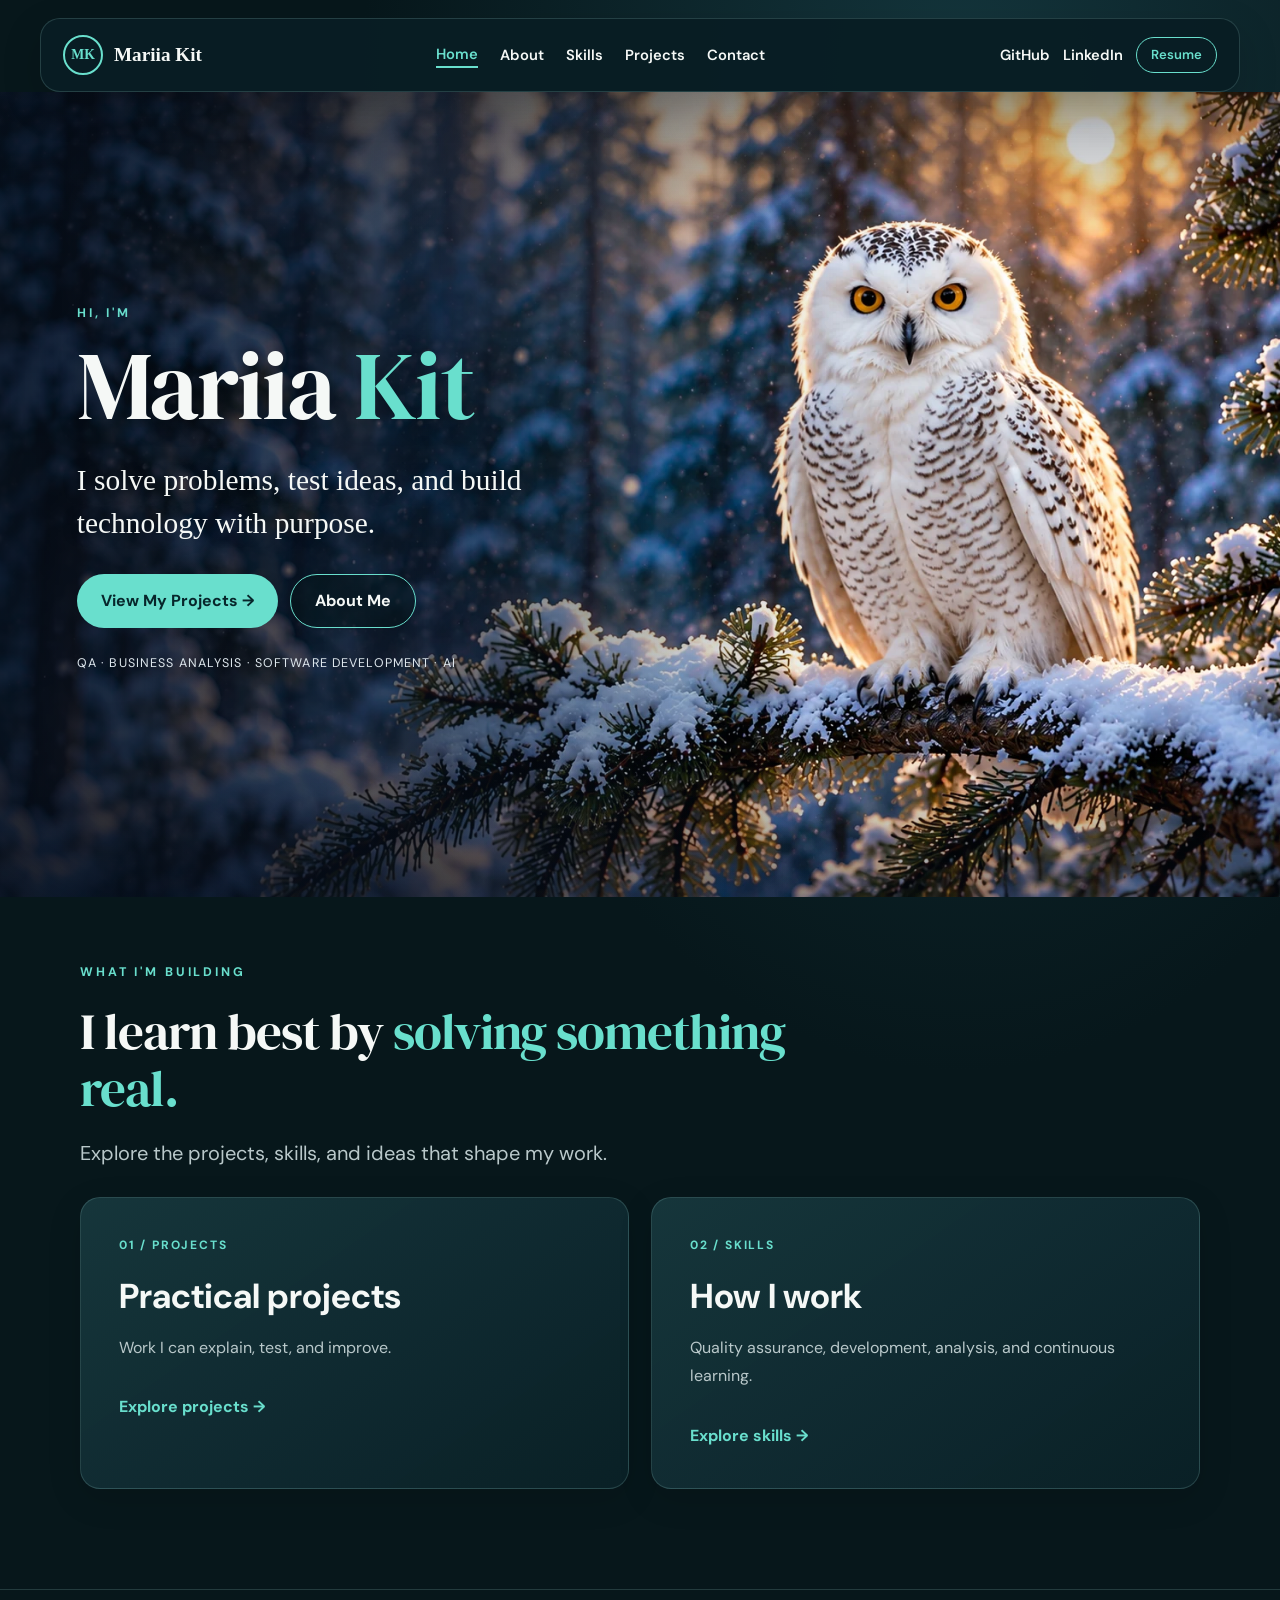
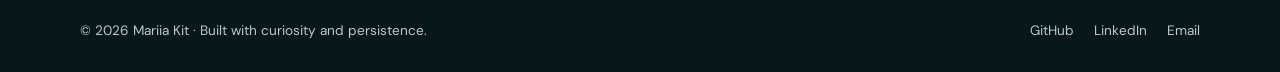
<file: index.html>
<!DOCTYPE html>
<html lang="en">

<head>
  <meta charset="UTF-8">
  <meta name="viewport" content="width=device-width,initial-scale=1">
  <meta name="description" content="Mariia Kit — QA, business analysis, software development and AI portfolio">
  <title>Home | Mariia Kit</title>
  <link rel="icon" href="favicon.svg" type="image/svg+xml">
  <meta property="og:title" content="Home | Mariia Kit">
  <meta property="og:description" content="Mariia Kit — QA, business analysis, software development and AI portfolio">
  <meta property="og:type" content="website">
  <meta name="theme-color" content="#07171b">
  <link rel="preload" as="image" href="images/winter/winter-bg.webp" fetchpriority="high">
  <script>try{if(!sessionStorage.getItem("owlIntro")&&!matchMedia("(prefers-reduced-motion: reduce)").matches)document.documentElement.classList.add("owl-intro")}catch(e){}</script>
  <link rel="stylesheet" href="styles.css">
</head>

<body data-page="Home">
  <header class="site-header"><a class="brand" href="index.html"><span class="brand-mark">MK</span><span>Mariia
        Kit</span></a><button class="menu-toggle" type="button" aria-label="Toggle navigation"
      aria-expanded="false">☰</button>
    <nav class="main-nav" aria-label="Main navigation"><a data-page="Home" href="index.html">Home</a><a
        data-page="About" href="about.html">About</a><a data-page="Skills" href="skills.html">Skills</a><a
        data-page="Projects" href="projects.html">Projects</a><a data-page="Contact" href="contact.html">Contact</a>
    </nav>
    <div class="header-actions"><a href="https://github.com/mariiakit-official" target="_blank"
        rel="noopener noreferrer">GitHub</a><a href="https://www.linkedin.com/in/mariia-kit-profile" target="_blank"
        rel="noopener noreferrer">LinkedIn</a><a class="resume-link" href="resume.pdf" target="_blank"
        rel="noopener">Resume</a></div>
  </header>
  <main>
    <section class="hero">
      <div class="owl-stage" role="img" aria-label="A snowy owl perched on a snow-covered pine branch in a winter forest at sunset">
        <img class="owl-part owl-bg" src="images/winter/winter-bg.webp" alt="" width="1672" height="941" fetchpriority="high">
        <video class="owl-part owl-video" muted playsinline disablepictureinpicture preload="none" aria-hidden="true" tabindex="-1"></video>
        <div class="owl-figure">
          <img class="owl-part owl-perched" src="images/winter/owl-perched.webp" alt="" width="1672" height="941" decoding="async">
          <img class="owl-part owl-blink" src="images/winter/owl-blink.webp" alt="" width="1672" height="941" decoding="async">
        </div>
        
      </div>
      <div class="hero-copy">
        <p class="eyebrow">HI, I'M</p>
        <h1>Mariia <span>Kit</span></h1>
        <p class="hero-lead">I solve problems, test ideas, and build technology with purpose.</p>
        <div class="hero-actions"><a class="btn primary" href="projects.html">View My Projects →</a><a
            class="btn secondary" href="about.html">About Me</a></div>
        <p class="hero-sub">QA · BUSINESS ANALYSIS · SOFTWARE DEVELOPMENT · AI</p>
      </div>
    </section>
    <section class="container section-space">
      <p class="eyebrow">WHAT I'M BUILDING</p>
      <h2>I learn best by <span>solving something real.</span></h2>
      <p class="section-lead">Explore the projects, skills, and ideas that shape my work.</p>
      <div class="card-grid"><a class="card card-link" href="projects.html"><span class="card-number">01 /
            PROJECTS</span>
          <h3>Practical projects</h3>
          <p>Work I can explain, test, and improve.</p><span class="text-link">Explore projects →</span>
        </a><a class="card card-link" href="skills.html"><span class="card-number">02 / SKILLS</span>
          <h3>How I work</h3>
          <p>Quality assurance, development, analysis, and continuous learning.</p><span class="text-link">Explore
            skills →</span>
        </a></div>
    </section>
  </main>
  <footer class="site-footer">
    <div class="container footer-inner"><span>© 2026 Mariia Kit · Built with curiosity and persistence.</span>
      <div><a href="https://github.com/mariiakit-official">GitHub</a><a
          href="https://www.linkedin.com/in/mariia-kit-profile">LinkedIn</a><a href="mailto:mkit@icstars.org">Email</a>
      </div>
    </div>
  </footer>
  <script src="script.js"></script>
</body>

</html>
</file>
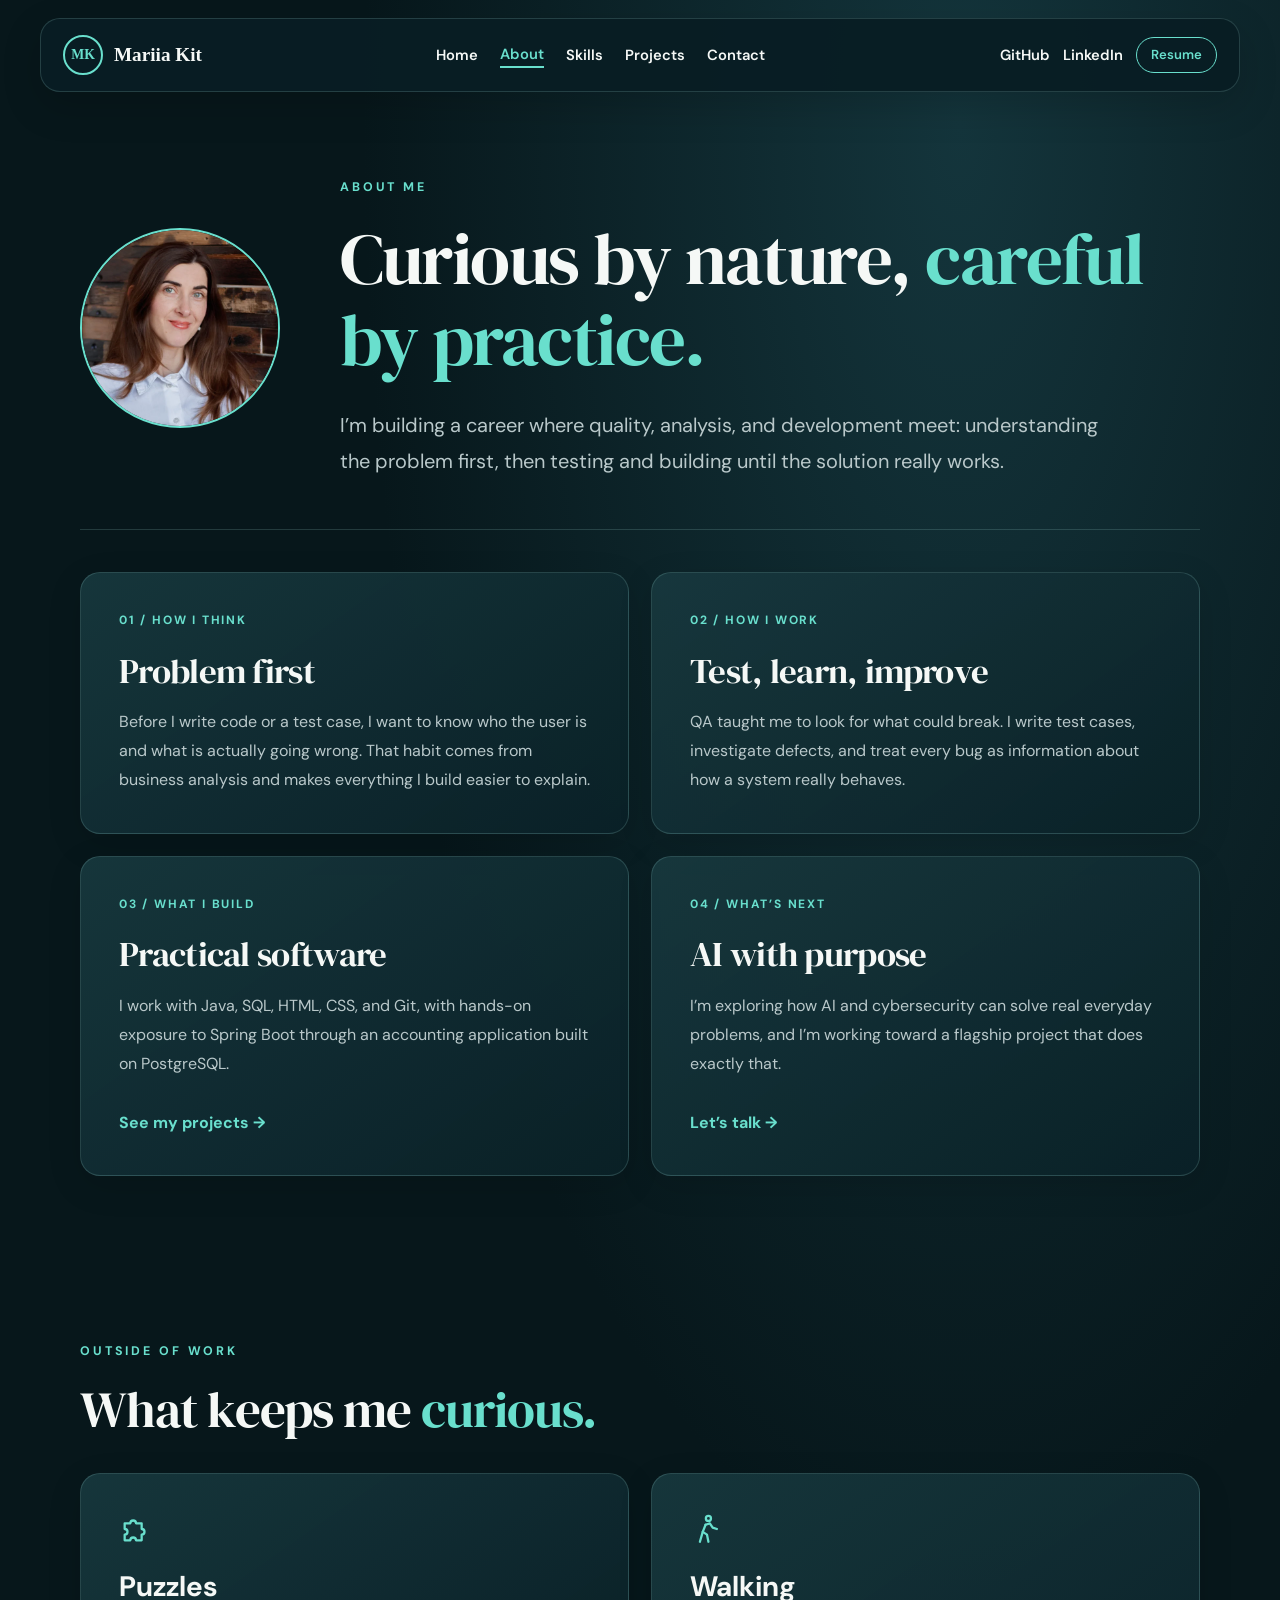
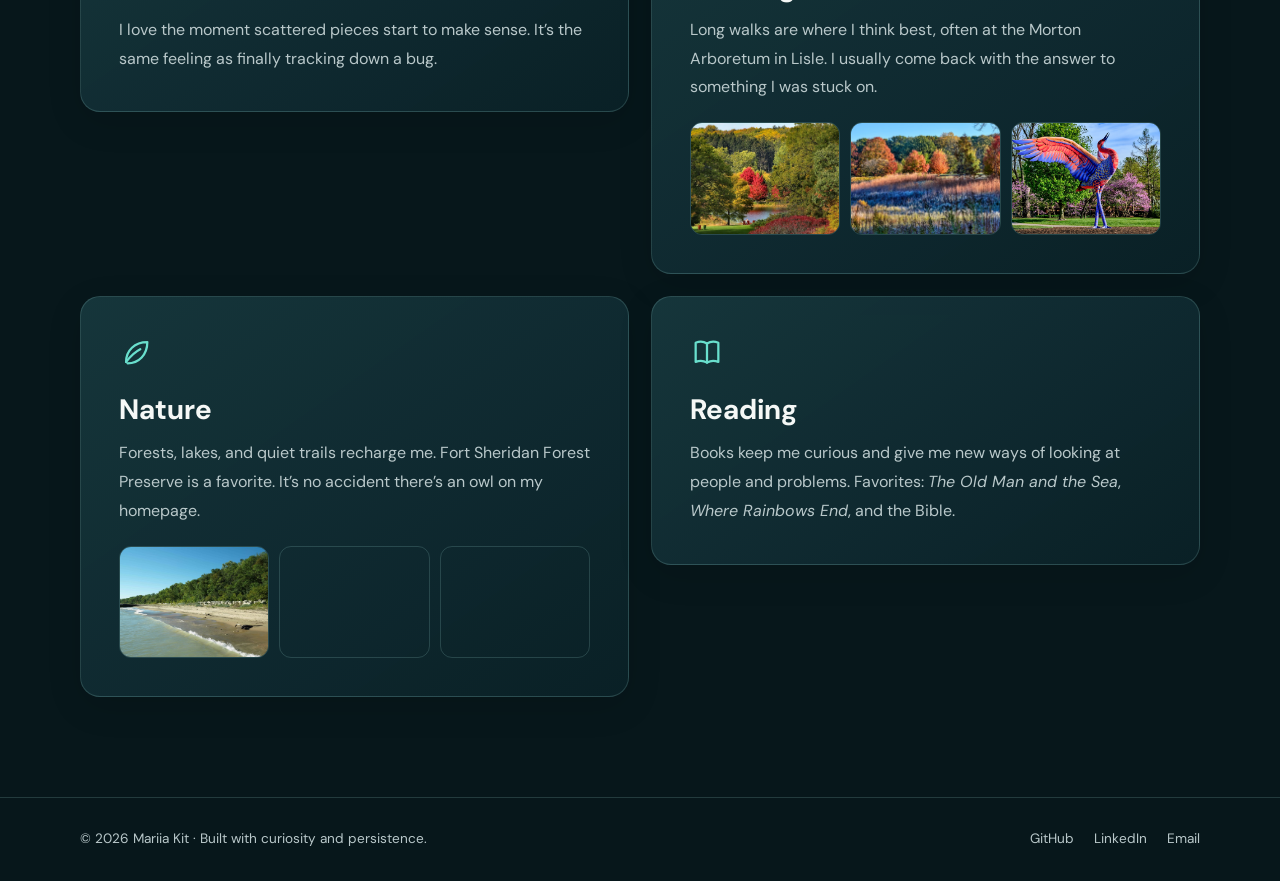
<file: about.html>
<!DOCTYPE html>
<html lang="en">

<head>
  <meta charset="UTF-8">
  <meta name="viewport" content="width=device-width,initial-scale=1">
  <meta name="description" content="Mariia Kit — QA, business analysis, software development and AI portfolio">
  <title>About | Mariia Kit</title>
  <link rel="icon" href="favicon.svg" type="image/svg+xml">
  <meta property="og:title" content="About | Mariia Kit">
  <meta property="og:description" content="Mariia Kit — QA, business analysis, software development and AI portfolio">
  <meta property="og:type" content="website">
  <meta name="theme-color" content="#07171b">
  <link rel="stylesheet" href="styles.css">
</head>

<body data-page="About">
  <header class="site-header"><a class="brand" href="index.html"><span class="brand-mark">MK</span><span>Mariia
        Kit</span></a><button class="menu-toggle" type="button" aria-label="Toggle navigation"
      aria-expanded="false">☰</button>
    <nav class="main-nav" aria-label="Main navigation"><a data-page="Home" href="index.html">Home</a><a
        data-page="About" href="about.html">About</a><a data-page="Skills" href="skills.html">Skills</a><a
        data-page="Projects" href="projects.html">Projects</a><a data-page="Contact" href="contact.html">Contact</a>
    </nav>
    <div class="header-actions"><a href="https://github.com/mariiakit-official" target="_blank"
        rel="noopener noreferrer">GitHub</a><a href="https://www.linkedin.com/in/mariia-kit-profile" target="_blank"
        rel="noopener noreferrer">LinkedIn</a><a class="resume-link" href="resume.pdf" target="_blank"
        rel="noopener">Resume</a></div>
  </header>
  <main>
    <section class="page-intro container about-intro">
      <div class="about-photo"><img src="images/about/headshot.webp" width="600" height="600" alt="Portrait of Mariia Kit" fetchpriority="high"></div>
      <div class="about-text">
        <p class="eyebrow">ABOUT ME</p>
        <h1>Curious by nature, <em>careful by practice.</em></h1>
        <p class="page-lead">I’m building a career where quality, analysis, and development meet: understanding the
          problem first, then testing and building until the solution really works.</p>
      </div>
    </section>
    <section class="container section-space compact">
      <div class="card-grid">
        <article class="card"><span class="card-number">01 / HOW I THINK</span>
          <h2>Problem first</h2>
          <p>Before I write code or a test case, I want to know who the user is and what is actually going wrong. That
            habit comes from business analysis and makes everything I build easier to explain.</p>
        </article>
        <article class="card"><span class="card-number">02 / HOW I WORK</span>
          <h2>Test, learn, improve</h2>
          <p>QA taught me to look for what could break. I write test cases, investigate defects, and treat every bug as
            information about how a system really behaves.</p>
        </article>
        <article class="card"><span class="card-number">03 / WHAT I BUILD</span>
          <h2>Practical software</h2>
          <p>I work with Java, SQL, HTML, CSS, and Git, with hands-on exposure to Spring Boot through an accounting
            application built on PostgreSQL.</p><a class="text-link" href="projects.html">See my projects →</a>
        </article>
        <article class="card"><span class="card-number">04 / WHAT’S NEXT</span>
          <h2>AI with purpose</h2>
          <p>I’m exploring how AI and cybersecurity can solve real everyday problems, and I’m working toward a flagship
            project that does exactly that.</p><a class="text-link" href="contact.html">Let’s talk →</a>
        </article>
      </div>
    </section>
    <section class="container section-space hobbies">
      <p class="eyebrow">OUTSIDE OF WORK</p>
      <h2>What keeps me <span>curious.</span></h2>
      <div class="hobby-grid">
        <article class="card hobby-card"><svg class="hobby-icon" viewBox="0 0 24 24" aria-hidden="true" fill="none"
            stroke="currentColor" stroke-width="1.6" stroke-linecap="round" stroke-linejoin="round">
            <path d="M4 8h4a2 2 0 1 1 4 0h4v4a2 2 0 1 1 0 4v4h-4a2 2 0 1 0-4 0H4v-4a2 2 0 1 0 0-4z" />
          </svg>
          <h3>Puzzles</h3>
          <p>I love the moment scattered pieces start to make sense. It’s the same feeling as finally tracking down a
            bug.</p>
        </article>
        <article class="card hobby-card"><svg class="hobby-icon" viewBox="0 0 24 24" aria-hidden="true" fill="none"
            stroke="currentColor" stroke-width="1.6" stroke-linecap="round" stroke-linejoin="round">
            <circle cx="13" cy="4.5" r="1.8" />
            <path d="M11 9l-2 5 3 2 1 5" />
            <path d="M11 9l3-1 2 3 3 1" />
            <path d="M9 14l-2 7" />
          </svg>
          <h3>Walking</h3>
          <p>Long walks are where I think best, often at the Morton Arboretum in Lisle. I usually come back with the
            answer to something I was stuck on.</p>
          <div class="hobby-photos">
            <img src="images/morton/woods.jpg" alt="Autumn trees around a pond at the Morton Arboretum" loading="lazy" decoding="async">
            <img src="images/morton/fall_woods.jpg" alt="Red and orange fall trees above a frosted prairie at the Morton Arboretum" loading="lazy" decoding="async">
            <img src="images/morton/bird.webp" alt="Colorful crane sculpture among spring trees at the Morton Arboretum" loading="lazy" decoding="async">
          </div>
        </article>
        <article class="card hobby-card"><svg class="hobby-icon" viewBox="0 0 24 24" aria-hidden="true" fill="none"
            stroke="currentColor" stroke-width="1.6" stroke-linecap="round" stroke-linejoin="round">
            <path d="M5 19c0-8 6-14 15-14 0 9-6 15-14 15" />
            <path d="M5 19c3-4 6-7 10-9" />
          </svg>
          <h3>Nature</h3>
          <p>Forests, lakes, and quiet trails recharge me. Fort Sheridan Forest Preserve is a favorite. It’s no accident
            there’s an owl on my homepage.</p>
          <div class="hobby-photos">
            <img src="images/fort/lake1.jpg" alt="Lake Michigan beach and forested bluff at Fort Sheridan" loading="lazy" decoding="async">
            <img src="images/fort/lake2.jpg" alt="Wooden stairs down the bluff to Lake Michigan through fall colors at Fort Sheridan" loading="lazy" decoding="async">
            <img src="images/fort/lake3.jpg" alt="Trees silhouetted against a sunset sky, reflected in a calm lake" loading="lazy" decoding="async">
          </div>
        </article>
        <article class="card hobby-card"><svg class="hobby-icon" viewBox="0 0 24 24" aria-hidden="true" fill="none"
            stroke="currentColor" stroke-width="1.6" stroke-linecap="round" stroke-linejoin="round">
            <path d="M4 5.5C6.5 4.5 9.5 4.5 12 6c2.5-1.5 5.5-1.5 8-.5V19c-2.5-1-5.5-1-8 .5-2.5-1.5-5.5-1.5-8-.5z" />
            <path d="M12 6v13.5" />
          </svg>
          <h3>Reading</h3>
          <p>Books keep me curious and give me new ways of looking at people and problems. Favorites: <cite>The Old Man
              and the Sea</cite>, <cite>Where Rainbows End</cite>, and the Bible.</p>
        </article>
      </div>
    </section>
  </main>
  <footer class="site-footer">
    <div class="container footer-inner"><span>© 2026 Mariia Kit · Built with curiosity and persistence.</span>
      <div><a href="https://github.com/mariiakit-official">GitHub</a><a
          href="https://www.linkedin.com/in/mariia-kit-profile">LinkedIn</a><a href="mailto:mkit@icstars.org">Email</a>
      </div>
    </div>
  </footer>
  <script src="script.js"></script>
</body>

</html>
</file>
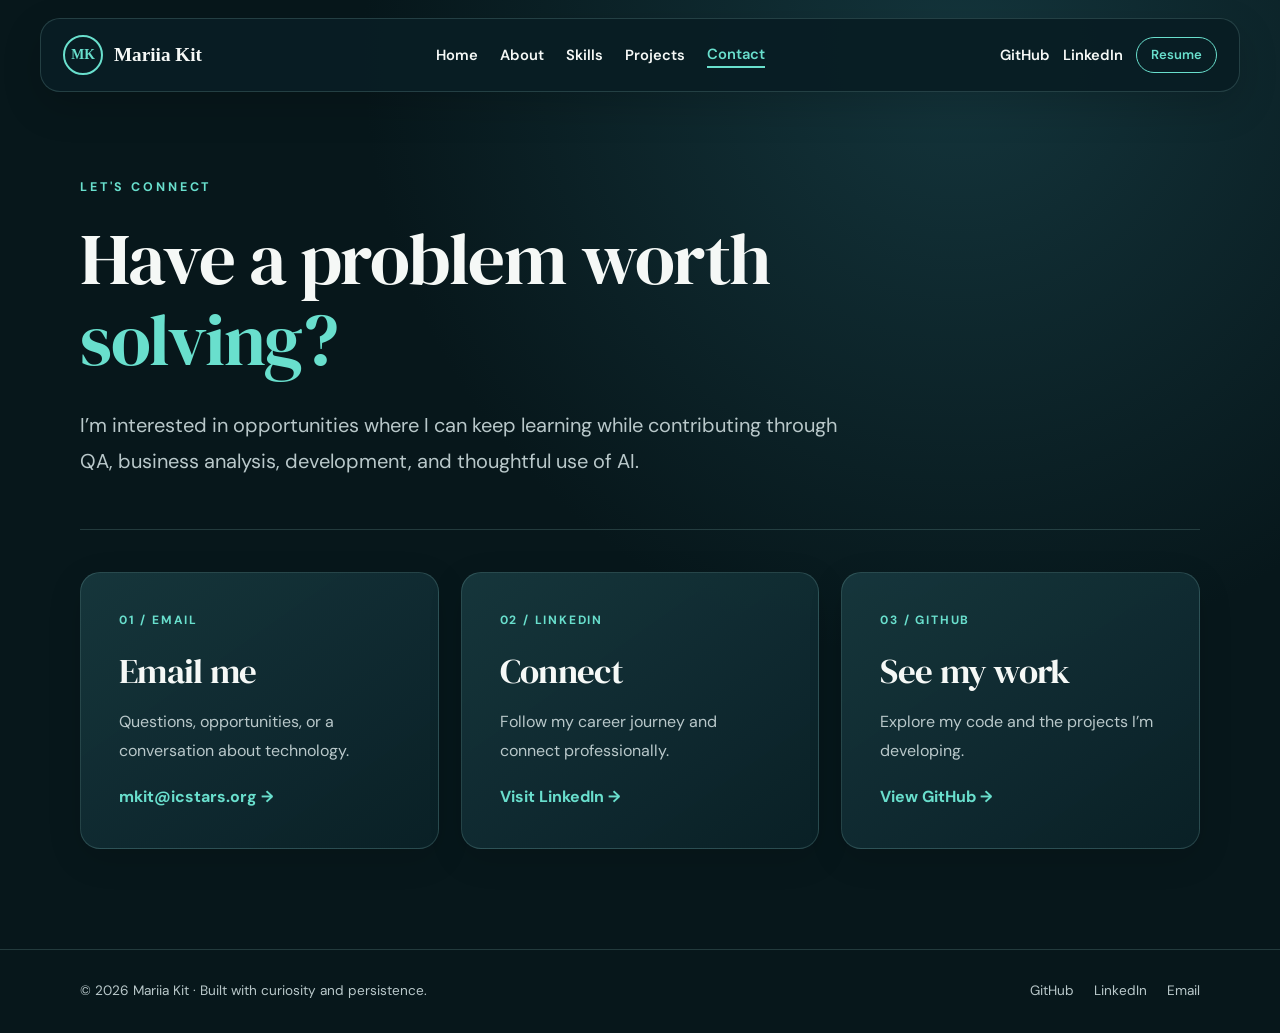
<file: contact.html>
<!DOCTYPE html>
<html lang="en">

<head>
    <meta charset="UTF-8">
    <meta name="viewport" content="width=device-width,initial-scale=1">
    <meta name="description" content="Mariia Kit — QA, business analysis, software development and AI portfolio">
    <title>Contact | Mariia Kit</title>
    <link rel="icon" href="favicon.svg" type="image/svg+xml">
    <meta property="og:title" content="Contact | Mariia Kit">
    <meta property="og:description" content="Mariia Kit — QA, business analysis, software development and AI portfolio">
    <meta property="og:type" content="website">
    <meta name="theme-color" content="#07171b">
    <link rel="stylesheet" href="styles.css">
</head>

<body data-page="Contact">
    <header class="site-header"><a class="brand" href="index.html"><span class="brand-mark">MK</span><span>Mariia
                Kit</span></a><button class="menu-toggle" type="button" aria-label="Toggle navigation"
            aria-expanded="false">☰</button>
        <nav class="main-nav" aria-label="Main navigation"><a data-page="Home" href="index.html">Home</a><a
                data-page="About" href="about.html">About</a><a data-page="Skills" href="skills.html">Skills</a><a
                data-page="Projects" href="projects.html">Projects</a><a data-page="Contact"
                href="contact.html">Contact</a></nav>
        <div class="header-actions"><a href="https://github.com/mariiakit-official" target="_blank"
                rel="noopener noreferrer">GitHub</a><a href="https://www.linkedin.com/in/mariia-kit-profile"
                target="_blank" rel="noopener noreferrer">LinkedIn</a><a class="resume-link" href="resume.pdf"
                target="_blank" rel="noopener">Resume</a></div>
    </header>
    <main>
        <section class="page-intro container">
            <p class="eyebrow">LET'S CONNECT</p>
            <h1>Have a problem worth <em>solving?</em></h1>
            <p class="page-lead">I’m interested in opportunities where I can keep learning while contributing through
                QA, business analysis, development, and thoughtful use of AI.</p>
        </section>
        <section class="container section-space compact">
            <div class="card-grid contact-grid">
                <article class="card contact-card"><span class="card-number">01 / EMAIL</span>
                    <h2>Email me</h2>
                    <p>Questions, opportunities, or a conversation about technology.</p><a class="text-link"
                        href="mailto:mkit@icstars.org">mkit@icstars.org →</a>
                </article>
                <article class="card contact-card"><span class="card-number">02 / LINKEDIN</span>
                    <h2>Connect</h2>
                    <p>Follow my career journey and connect professionally.</p><a class="text-link"
                        href="https://www.linkedin.com/in/mariia-kit-profile" target="_blank"
                        rel="noopener noreferrer">Visit LinkedIn →</a>
                </article>
                <article class="card contact-card"><span class="card-number">03 / GITHUB</span>
                    <h2>See my work</h2>
                    <p>Explore my code and the projects I’m developing.</p><a class="text-link"
                        href="https://github.com/mariiakit-official" target="_blank" rel="noopener noreferrer">View
                        GitHub →</a>
                </article>
            </div>
        </section>
    </main>
    <footer class="site-footer">
        <div class="container footer-inner"><span>© 2026 Mariia Kit · Built with curiosity and persistence.</span>
            <div><a href="https://github.com/mariiakit-official">GitHub</a><a
                    href="https://www.linkedin.com/in/mariia-kit-profile">LinkedIn</a><a
                    href="mailto:mkit@icstars.org">Email</a></div>
        </div>
    </footer>
    <script src="script.js"></script>
</body>

</html>
</file>
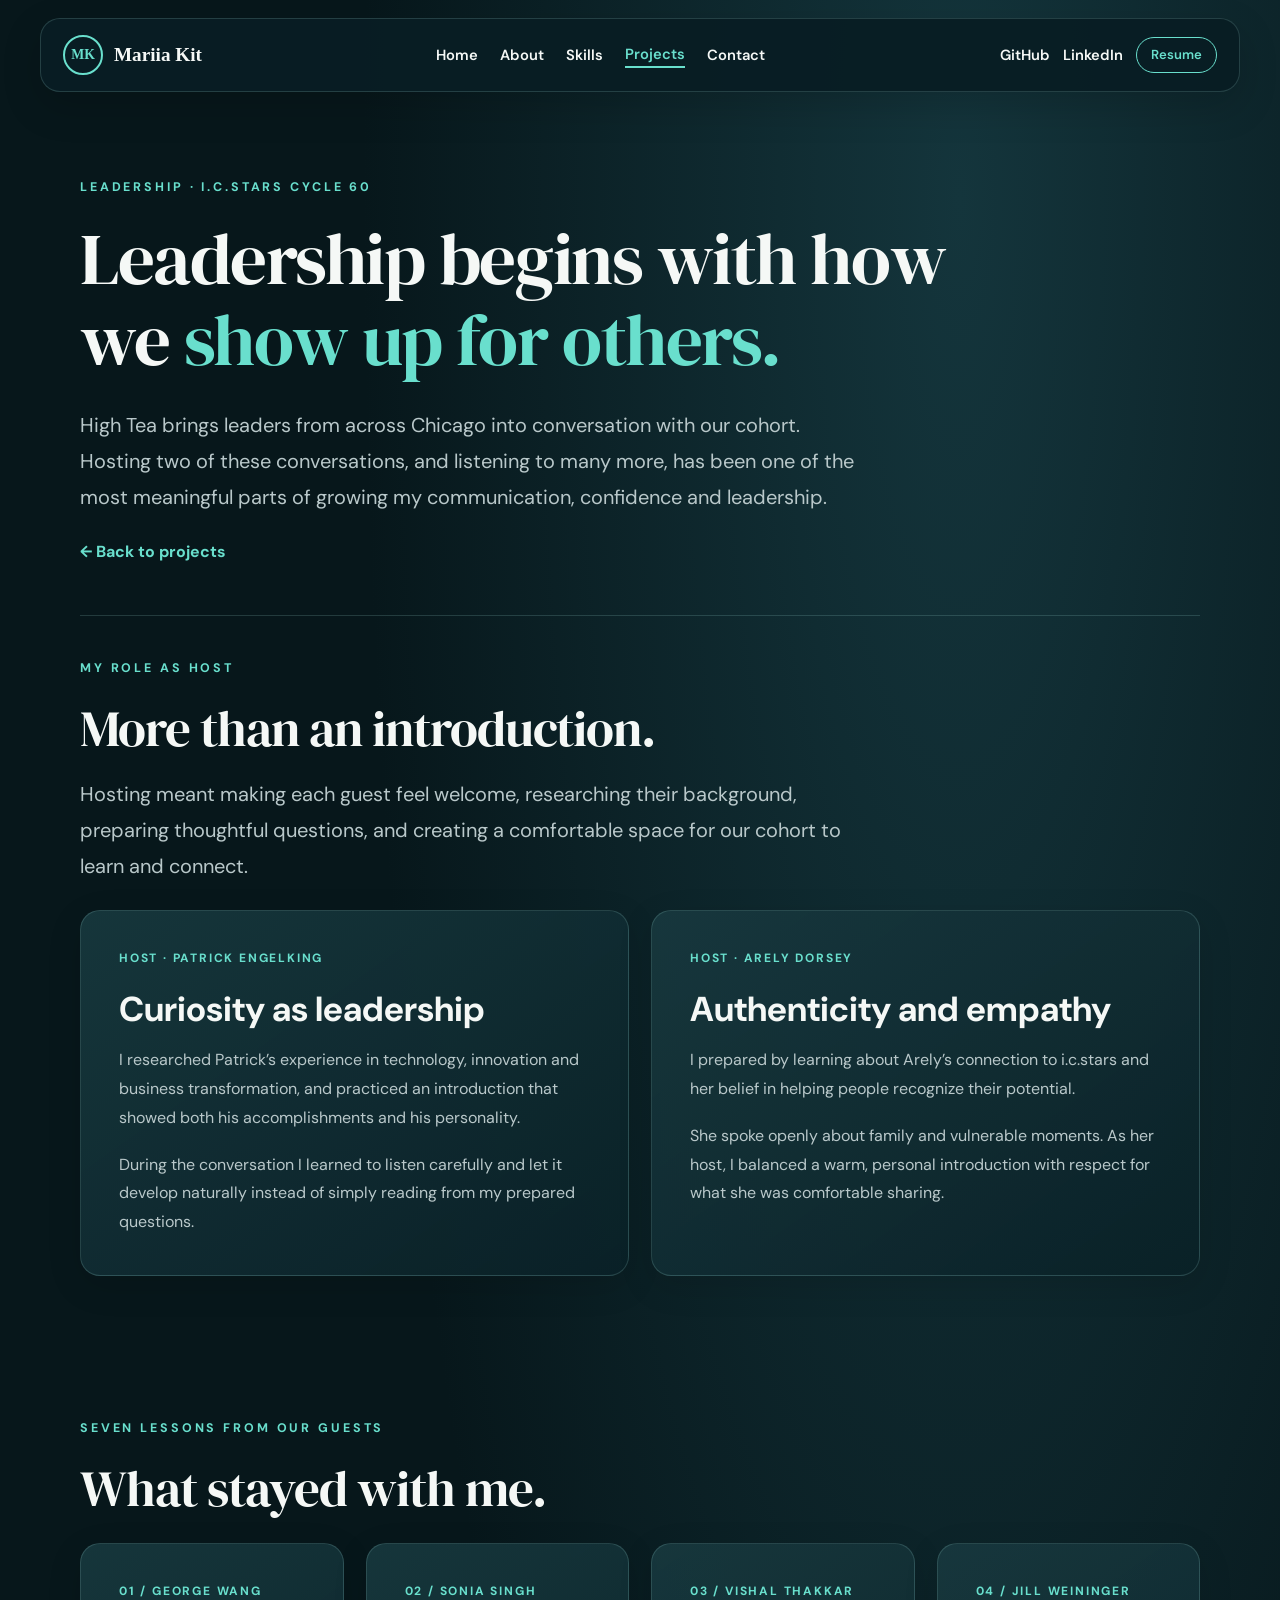
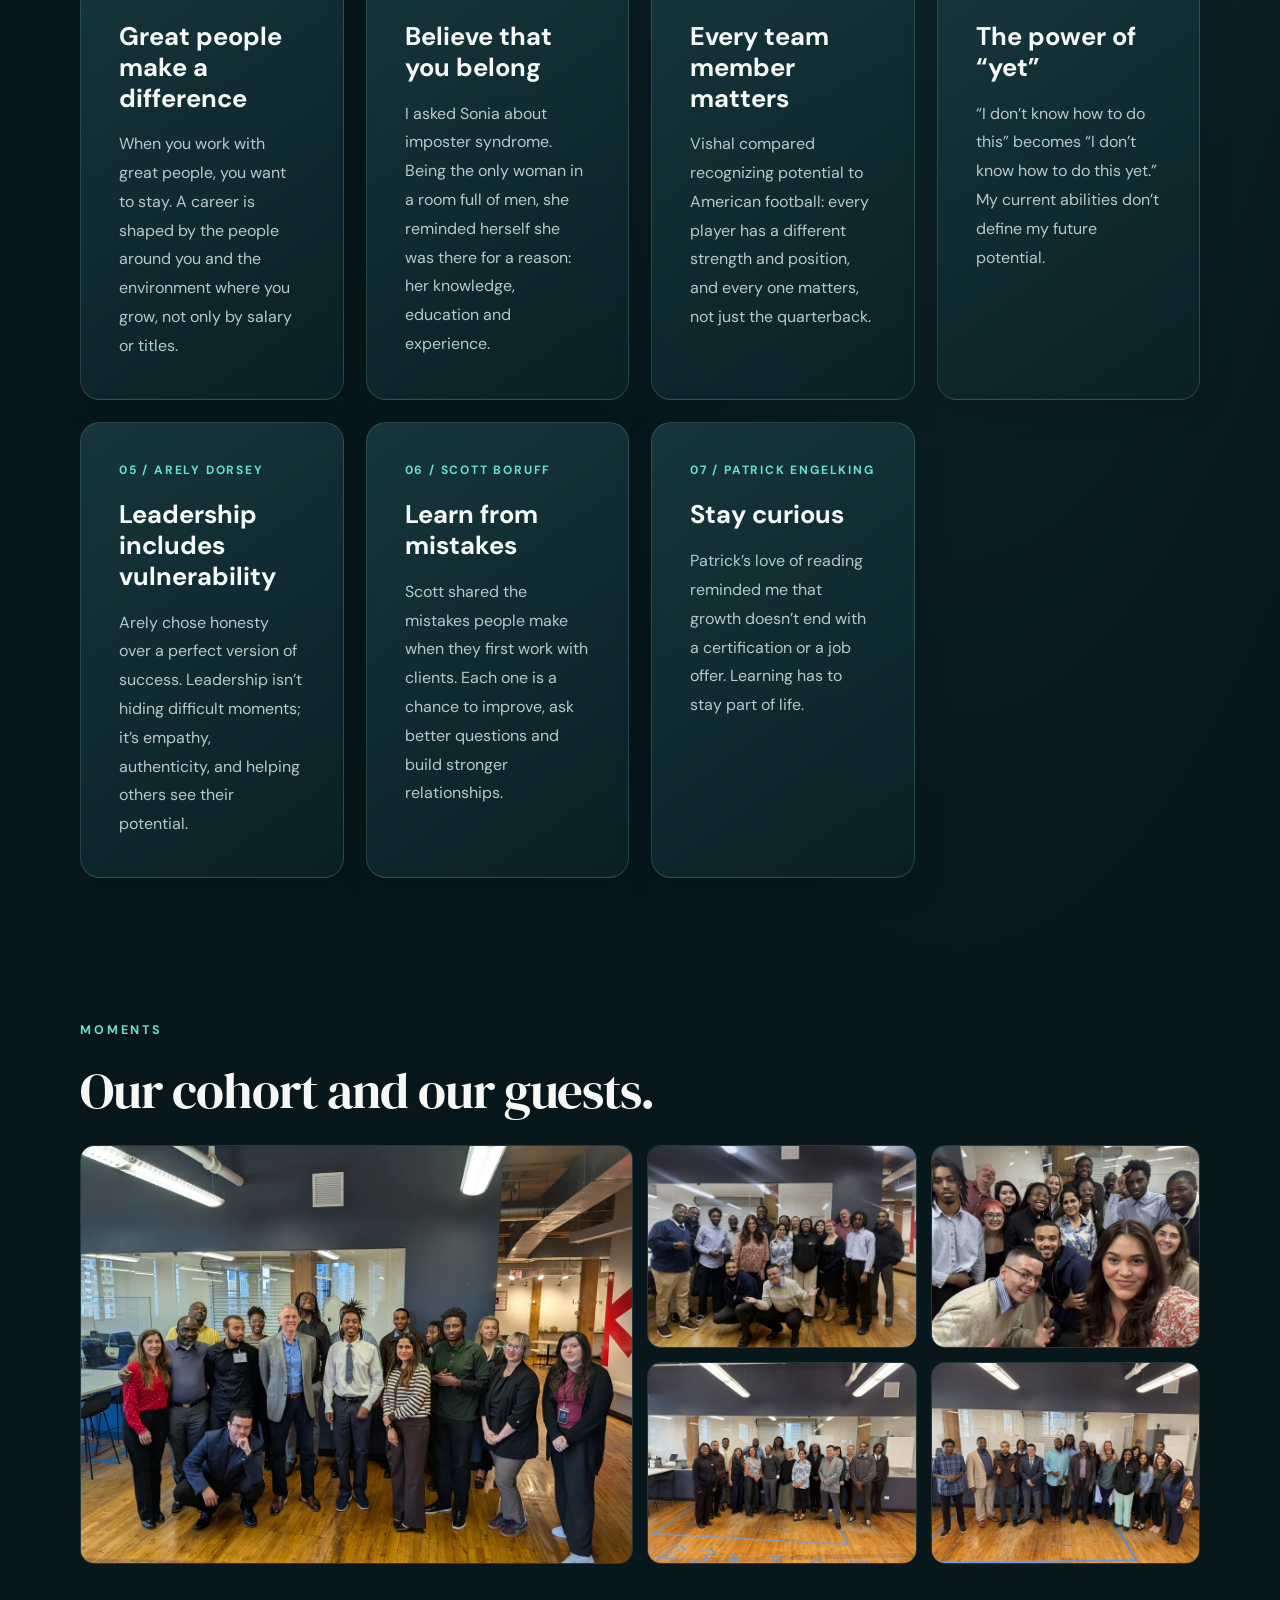
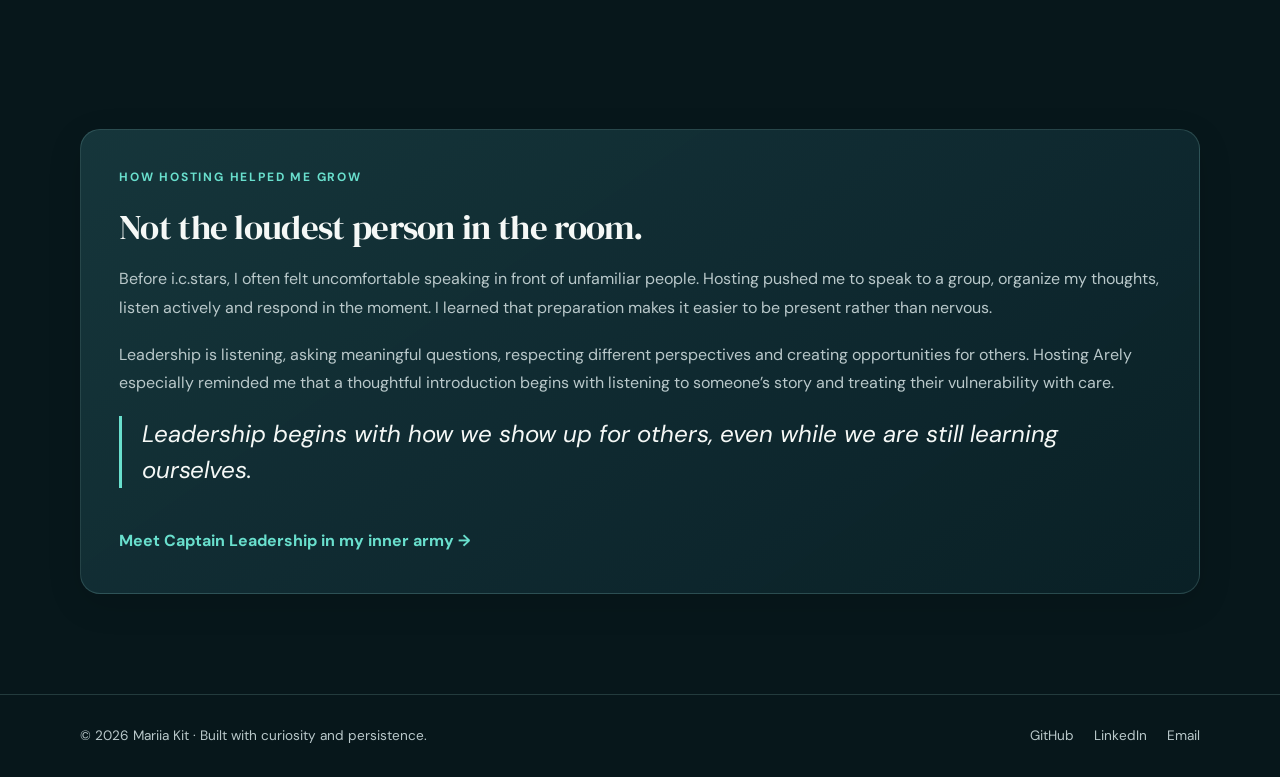
<file: high-tea.html>
<!DOCTYPE html>
<html lang="en">

<head>
    <meta charset="UTF-8">
    <meta name="viewport" content="width=device-width,initial-scale=1">
    <meta name="description" content="How hosting High Tea at i.c.stars Cycle 60 helped Mariia Kit grow as a communicator and leader.">
    <title>High Tea Host | Mariia Kit</title>
    <link rel="icon" href="favicon.svg" type="image/svg+xml">
    <meta property="og:title" content="High Tea Host | Mariia Kit">
    <meta property="og:description" content="How hosting High Tea at i.c.stars Cycle 60 helped Mariia Kit grow as a communicator and leader.">
    <meta property="og:type" content="website">
    <meta name="theme-color" content="#07171b">
    <link rel="stylesheet" href="styles.css">
</head>

<body data-page="Projects">
    <header class="site-header"><a class="brand" href="index.html"><span class="brand-mark">MK</span><span>Mariia
                Kit</span></a><button class="menu-toggle" type="button" aria-label="Toggle navigation"
            aria-expanded="false">☰</button>
        <nav class="main-nav" aria-label="Main navigation"><a data-page="Home" href="index.html">Home</a><a
                data-page="About" href="about.html">About</a><a data-page="Skills" href="skills.html">Skills</a><a
                data-page="Projects" href="projects.html">Projects</a><a data-page="Contact"
                href="contact.html">Contact</a></nav>
        <div class="header-actions"><a href="https://github.com/mariiakit-official" target="_blank"
                rel="noopener noreferrer">GitHub</a><a href="https://www.linkedin.com/in/mariia-kit-profile"
                target="_blank" rel="noopener noreferrer">LinkedIn</a><a class="resume-link" href="resume.pdf"
                target="_blank" rel="noopener">Resume</a></div>
    </header>
    <main>
        <section class="page-intro container">
            <p class="eyebrow">LEADERSHIP · I.C.STARS CYCLE 60</p>
            <h1>Leadership begins with how we <em>show up for others.</em></h1>
            <p class="page-lead">High Tea brings leaders from across Chicago into conversation with our cohort. Hosting
                two of these conversations, and listening to many more, has been one of the most meaningful parts
                of growing my communication, confidence and leadership.</p>
            <a class="text-link" href="projects.html">← Back to projects</a>
        </section>
        <section class="container section-space compact">
            <p class="eyebrow">MY ROLE AS HOST</p>
            <h2 class="section-title">More than an introduction.</h2>
            <p class="section-lead">Hosting meant making each guest feel welcome, researching their background,
                preparing thoughtful questions, and creating a comfortable space for our cohort to learn and connect.</p>
            <div class="card-grid">
                <article class="card"><span class="card-number">HOST · PATRICK ENGELKING</span>
                    <h3>Curiosity as leadership</h3>
                    <p>I researched Patrick’s experience in technology, innovation and business transformation, and
                        practiced an introduction that showed both his accomplishments and his personality.</p>
                    <p>During the conversation I learned to listen carefully and let it develop naturally instead of
                        simply reading from my prepared questions.</p>
                </article>
                <article class="card"><span class="card-number">HOST · ARELY DORSEY</span>
                    <h3>Authenticity and empathy</h3>
                    <p>I prepared by learning about Arely’s connection to i.c.stars and her belief in helping people
                        recognize their potential.</p>
                    <p>She spoke openly about family and vulnerable moments. As her host, I balanced a warm, personal
                        introduction with respect for what she was comfortable sharing.</p>
                </article>
            </div>
        </section>
        <section class="container section-space compact">
            <p class="eyebrow">SEVEN LESSONS FROM OUR GUESTS</p>
            <h2 class="section-title">What stayed with me.</h2>
            <div class="lesson-grid">
                <article class="card lesson-card"><span class="card-number">01 / GEORGE WANG</span>
                    <h3>Great people make a difference</h3>
                    <p>When you work with great people, you want to stay. A career is shaped by the people around you and the environment where you grow, not only by salary or titles.</p>
                </article>
                <article class="card lesson-card"><span class="card-number">02 / SONIA SINGH</span>
                    <h3>Believe that you belong</h3>
                    <p>I asked Sonia about imposter syndrome. Being the only woman in a room full of men, she reminded herself she was there for a reason: her knowledge, education and experience.</p>
                </article>
                <article class="card lesson-card"><span class="card-number">03 / VISHAL THAKKAR</span>
                    <h3>Every team member matters</h3>
                    <p>Vishal compared recognizing potential to American football: every player has a different strength and position, and every one matters, not just the quarterback.</p>
                </article>
                <article class="card lesson-card"><span class="card-number">04 / JILL WEININGER</span>
                    <h3>The power of “yet”</h3>
                    <p>“I don’t know how to do this” becomes “I don’t know how to do this yet.” My current abilities don’t define my future potential.</p>
                </article>
                <article class="card lesson-card"><span class="card-number">05 / ARELY DORSEY</span>
                    <h3>Leadership includes vulnerability</h3>
                    <p>Arely chose honesty over a perfect version of success. Leadership isn’t hiding difficult moments; it’s empathy, authenticity, and helping others see their potential.</p>
                </article>
                <article class="card lesson-card"><span class="card-number">06 / SCOTT BORUFF</span>
                    <h3>Learn from mistakes</h3>
                    <p>Scott shared the mistakes people make when they first work with clients. Each one is a chance to improve, ask better questions and build stronger relationships.</p>
                </article>
                <article class="card lesson-card"><span class="card-number">07 / PATRICK ENGELKING</span>
                    <h3>Stay curious</h3>
                    <p>Patrick’s love of reading reminded me that growth doesn’t end with a certification or a job offer. Learning has to stay part of life.</p>
                </article>
            </div>
        </section>
        <section class="container section-space compact">
            <p class="eyebrow">MOMENTS</p>
            <h2 class="section-title">Our cohort and our guests.</h2>
            <div class="photo-gallery">
                <img src="images/high-tea/host-day.webp" alt="The cohort with a High Tea guest in the i.c.stars office" width="1200" height="900" loading="lazy" decoding="async">
                <img src="images/high-tea/cohort.webp" alt="The Cycle 60 cohort together after a High Tea conversation" width="1200" height="900" loading="lazy" decoding="async">
                <img src="images/high-tea/selfie.webp" alt="A cohort selfie after High Tea" width="1200" height="900" loading="lazy" decoding="async">
                <img src="images/high-tea/guest-1.webp" alt="The cohort gathered with guests in the i.c.stars space" width="1200" height="900" loading="lazy" decoding="async">
                <img src="images/high-tea/guest-2.webp" alt="The cohort and a High Tea guest in the i.c.stars space" width="1200" height="900" loading="lazy" decoding="async">
            </div>
        </section>
        <section class="container section-space">
            <article class="card reflection-card"><span class="card-number">HOW HOSTING HELPED ME GROW</span>
                <h2>Not the loudest person in the room.</h2>
                <p>Before i.c.stars, I often felt uncomfortable speaking in front of unfamiliar people. Hosting pushed
                    me to speak to a group, organize my thoughts, listen actively and respond in the moment. I learned
                    that preparation makes it easier to be present rather than nervous.</p>
                <p>Leadership is listening, asking meaningful questions, respecting different perspectives and creating
                    opportunities for others. Hosting Arely especially reminded me that a thoughtful introduction
                    begins with listening to someone’s story and treating their vulnerability with care.</p>
                <blockquote>Leadership begins with how we show up for others, even while we are still learning
                    ourselves.</blockquote>
                <a class="text-link" href="https://mariiakit-official.github.io/Buffalo-Soldiers/" target="_blank"
                    rel="noopener noreferrer">Meet Captain Leadership in my inner army →</a>
            </article>
        </section>
    </main>
    <footer class="site-footer">
        <div class="container footer-inner"><span>© 2026 Mariia Kit · Built with curiosity and persistence.</span>
            <div><a href="https://github.com/mariiakit-official">GitHub</a><a
                    href="https://www.linkedin.com/in/mariia-kit-profile">LinkedIn</a><a
                    href="mailto:mkit@icstars.org">Email</a></div>
        </div>
    </footer>
    <script src="script.js"></script>
</body>

</html>
</file>
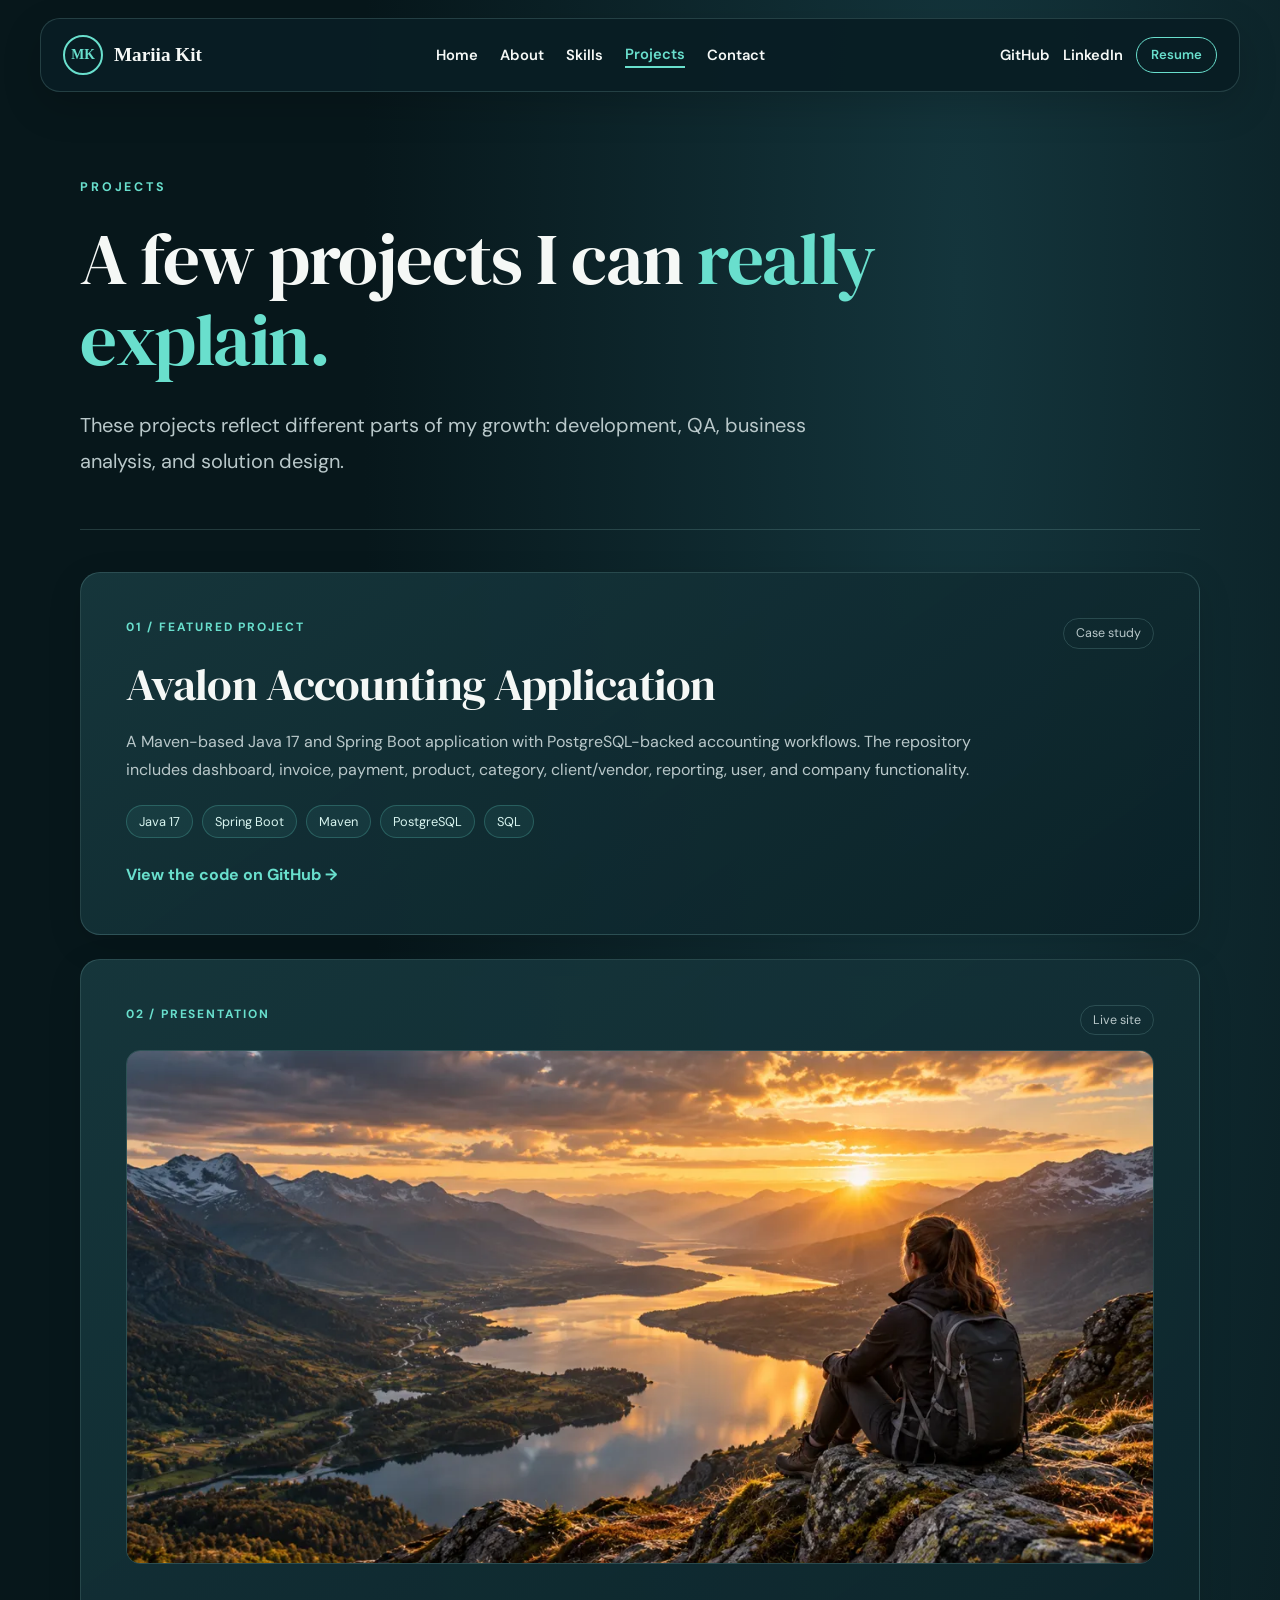
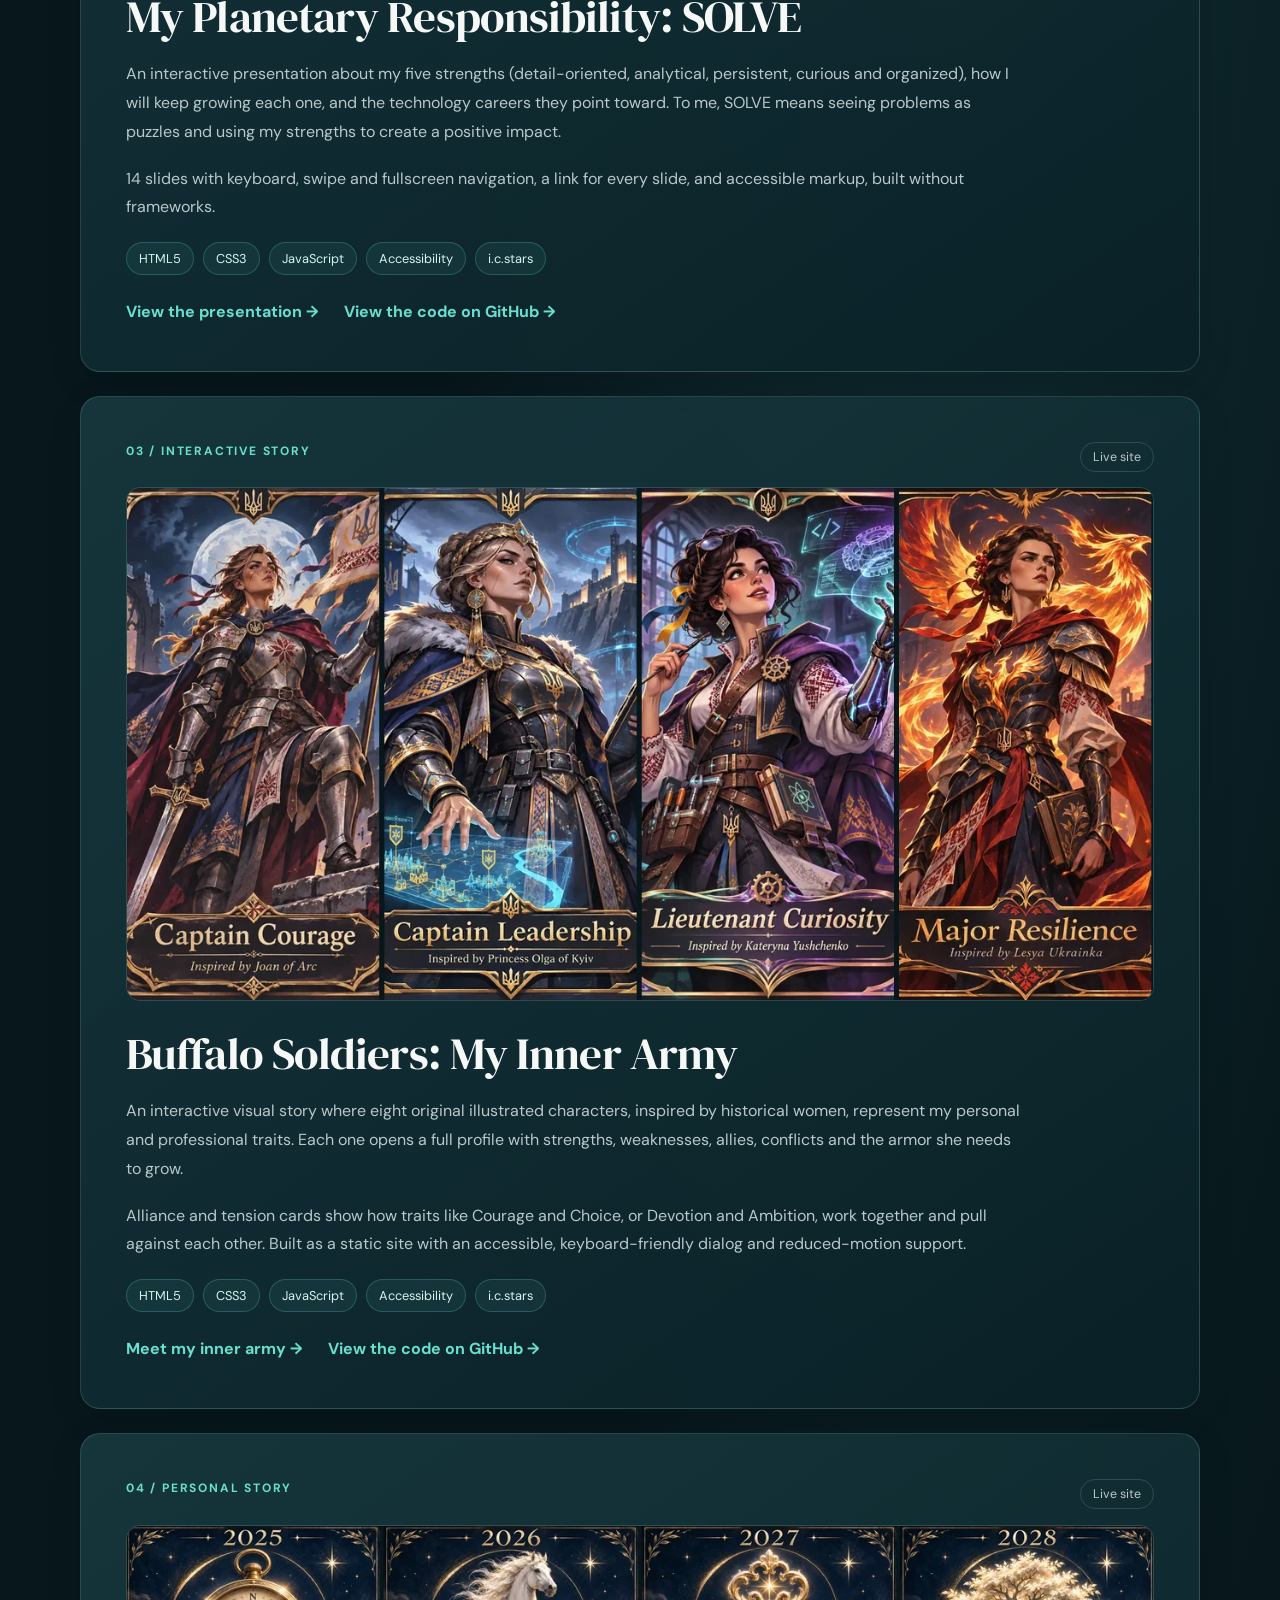
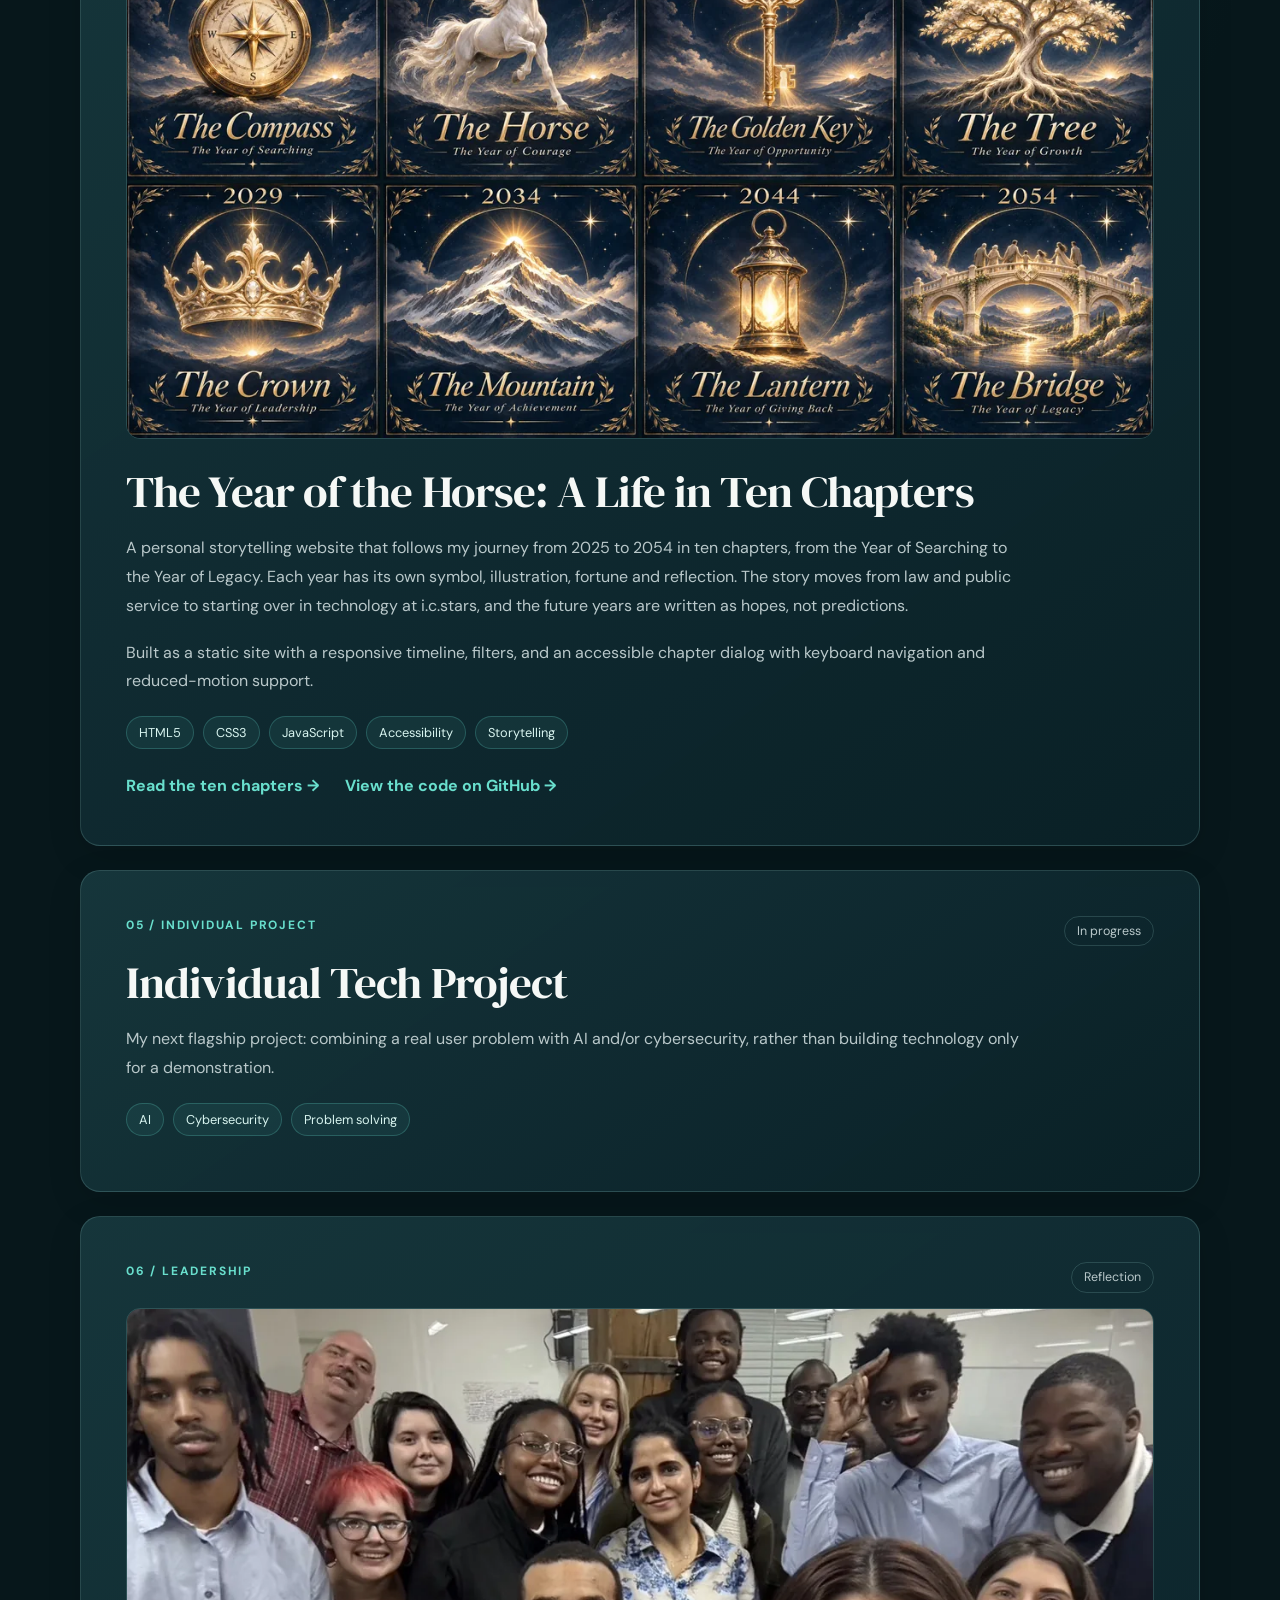
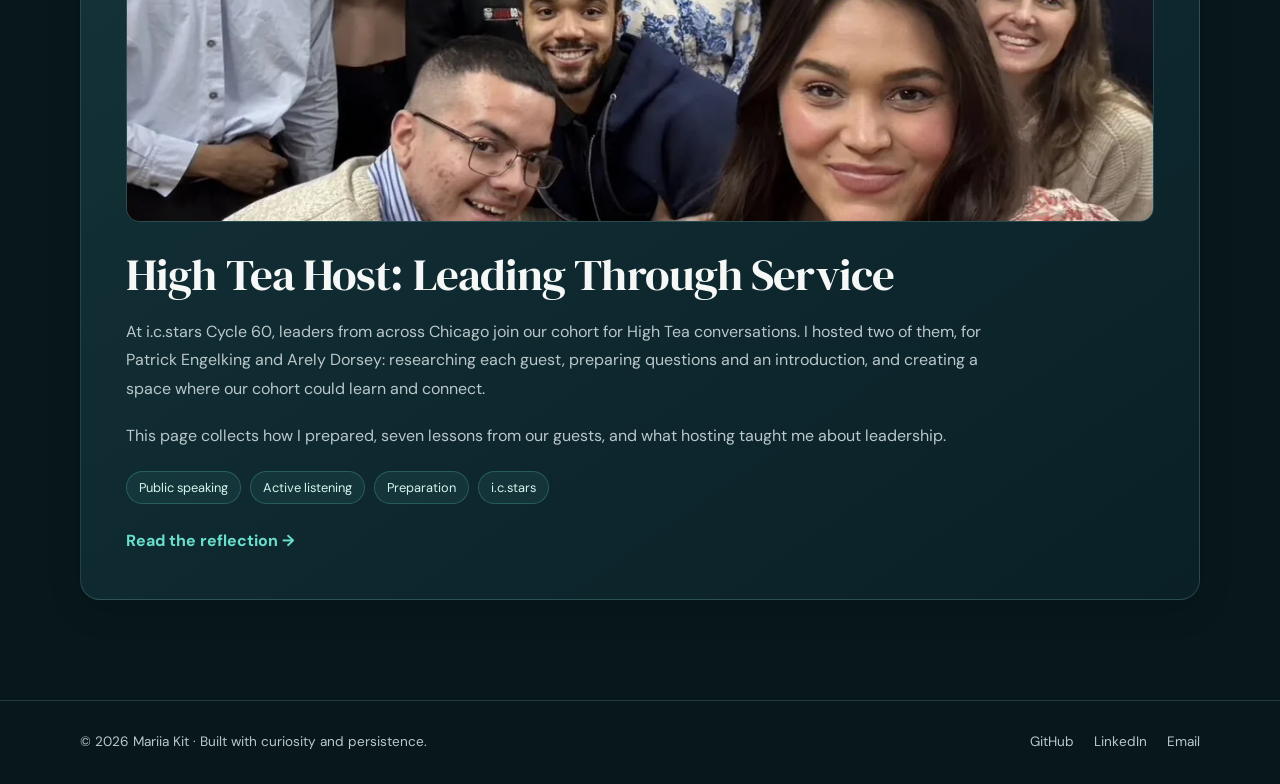
<file: projects.html>
<!DOCTYPE html>
<html lang="en">

<head>
    <meta charset="UTF-8">
    <meta name="viewport" content="width=device-width,initial-scale=1">
    <meta name="description" content="Mariia Kit — QA, business analysis, software development and AI portfolio">
    <title>Projects | Mariia Kit</title>
    <link rel="icon" href="favicon.svg" type="image/svg+xml">
    <meta property="og:title" content="Projects | Mariia Kit">
    <meta property="og:description" content="Mariia Kit — QA, business analysis, software development and AI portfolio">
    <meta property="og:type" content="website">
    <meta name="theme-color" content="#07171b">
    <link rel="stylesheet" href="styles.css">
</head>

<body data-page="Projects">
    <header class="site-header"><a class="brand" href="index.html"><span class="brand-mark">MK</span><span>Mariia
                Kit</span></a><button class="menu-toggle" type="button" aria-label="Toggle navigation"
            aria-expanded="false">☰</button>
        <nav class="main-nav" aria-label="Main navigation"><a data-page="Home" href="index.html">Home</a><a
                data-page="About" href="about.html">About</a><a data-page="Skills" href="skills.html">Skills</a><a
                data-page="Projects" href="projects.html">Projects</a><a data-page="Contact"
                href="contact.html">Contact</a></nav>
        <div class="header-actions"><a href="https://github.com/mariiakit-official" target="_blank"
                rel="noopener noreferrer">GitHub</a><a href="https://www.linkedin.com/in/mariia-kit-profile"
                target="_blank" rel="noopener noreferrer">LinkedIn</a><a class="resume-link" href="resume.pdf"
                target="_blank" rel="noopener">Resume</a></div>
    </header>
    <main>
        <section class="page-intro container">
            <p class="eyebrow">PROJECTS</p>
            <h1>A few projects I can <em>really explain.</em></h1>
            <p class="page-lead">These projects reflect different parts of my growth: development, QA, business
                analysis, and solution design.</p>
        </section>
        <section class="container section-space compact">
            <div class="project-stack">
                <article class="card project-card">
                    <div class="project-top"><span class="card-number">01 / FEATURED PROJECT</span><span
                            class="status">Case study</span></div>
                    <h2>Avalon Accounting Application</h2>
                    <p>A Maven-based Java 17 and Spring Boot application with PostgreSQL-backed accounting workflows.
                        The repository includes dashboard, invoice, payment, product, category, client/vendor,
                        reporting, user, and company functionality.</p>
                    <div class="tag-list"><span>Java 17</span><span>Spring
                            Boot</span><span>Maven</span><span>PostgreSQL</span><span>SQL</span></div><a
                        class="text-link" href="https://github.com/mariiakit-official/Avalon-Accounting-project"
                        target="_blank" rel="noopener noreferrer">View the code on GitHub →</a>
                </article>
                <article class="card project-card">
                    <div class="project-top"><span class="card-number">02 / PRESENTATION</span><span
                            class="status">Live site</span></div>
                    <img class="project-cover" src="images/solve/solve-cover.webp"
                        alt="Hiker sitting on a mountain summit, looking over an alpine lake at sunset" width="1200"
                        height="675" loading="lazy" decoding="async">
                    <h2>My Planetary Responsibility: SOLVE</h2>
                    <p>An interactive presentation about my five strengths (detail-oriented, analytical, persistent,
                        curious and organized), how I will keep growing each one, and the technology careers they point
                        toward. To me, SOLVE means seeing problems as puzzles and using my strengths to create a
                        positive impact.</p>
                    <p>14 slides with keyboard, swipe and fullscreen navigation, a link for every slide, and
                        accessible markup, built without frameworks.</p>
                    <div class="tag-list"><span>HTML5</span><span>CSS3</span><span>JavaScript</span><span>Accessibility</span><span>i.c.stars</span></div>
                    <div class="project-links"><a class="text-link"
                            href="https://mariiakit-official.github.io/one-word-five-gifts/" target="_blank"
                            rel="noopener noreferrer">View the presentation →</a><a class="text-link"
                            href="https://github.com/mariiakit-official/one-word-five-gifts" target="_blank"
                            rel="noopener noreferrer">View the code on GitHub →</a></div>
                </article>
                <article class="card project-card">
                    <div class="project-top"><span class="card-number">03 / INTERACTIVE STORY</span><span
                            class="status">Live site</span></div>
                    <img class="project-cover" src="images/buffalo/buffalo-cover.webp"
                        alt="Four illustrated character cards: Captain Courage, Captain Leadership, Lieutenant Curiosity and Major Resilience"
                        width="1200" height="600" loading="lazy" decoding="async">
                    <h2>Buffalo Soldiers: My Inner Army</h2>
                    <p>An interactive visual story where eight original illustrated characters, inspired by historical
                        women, represent my personal and professional traits. Each one opens a full profile with
                        strengths, weaknesses, allies, conflicts and the armor she needs to grow.</p>
                    <p>Alliance and tension cards show how traits like Courage and Choice, or Devotion and Ambition,
                        work together and pull against each other. Built as a static site with an accessible,
                        keyboard-friendly dialog and reduced-motion support.</p>
                    <div class="tag-list"><span>HTML5</span><span>CSS3</span><span>JavaScript</span><span>Accessibility</span><span>i.c.stars</span></div>
                    <div class="project-links"><a class="text-link"
                            href="https://mariiakit-official.github.io/Buffalo-Soldiers/" target="_blank"
                            rel="noopener noreferrer">Meet my inner army →</a><a class="text-link"
                            href="https://github.com/mariiakit-official/Buffalo-Soldiers" target="_blank"
                            rel="noopener noreferrer">View the code on GitHub →</a></div>
                </article>
                <article class="card project-card">
                    <div class="project-top"><span class="card-number">04 / PERSONAL STORY</span><span
                            class="status">Live site</span></div>
                    <img class="project-cover" src="images/horse/horse-cover.webp"
                        alt="Eight illustrated chapter cards from 2025 to 2054: the Compass, the Horse, the Golden Key, the Tree, the Crown, the Mountain, the Lantern and the Bridge"
                        width="1200" height="600" loading="lazy" decoding="async">
                    <h2>The Year of the Horse: A Life in Ten Chapters</h2>
                    <p>A personal storytelling website that follows my journey from 2025 to 2054 in ten chapters,
                        from the Year of Searching to the Year of Legacy. Each year has its own symbol, illustration,
                        fortune and reflection. The story moves from law and public service to starting over in technology
                        at i.c.stars, and the future years are written as hopes, not predictions.</p>
                    <p>Built as a static site with a responsive timeline, filters, and an accessible chapter dialog with
                        keyboard navigation and reduced-motion support.</p>
                    <div class="tag-list"><span>HTML5</span><span>CSS3</span><span>JavaScript</span><span>Accessibility</span><span>Storytelling</span></div>
                    <div class="project-links"><a class="text-link"
                            href="https://mariiakit-official.github.io/year-of-the-horse/" target="_blank"
                            rel="noopener noreferrer">Read the ten chapters →</a><a class="text-link"
                            href="https://github.com/mariiakit-official/year-of-the-horse" target="_blank"
                            rel="noopener noreferrer">View the code on GitHub →</a></div>
                </article>
                <article class="card project-card">
                    <div class="project-top"><span class="card-number">05 / INDIVIDUAL PROJECT</span><span
                            class="status">In progress</span></div>
                    <h2>Individual Tech Project</h2>
                    <p>My next flagship project: combining a real user problem with AI and/or cybersecurity, rather than
                        building technology only for a demonstration.</p>
                    <div class="tag-list"><span>AI</span><span>Cybersecurity</span><span>Problem solving</span></div>
                </article>
                <article class="card project-card">
                    <div class="project-top"><span class="card-number">06 / LEADERSHIP</span><span
                            class="status">Reflection</span></div>
                    <img class="project-cover" src="images/high-tea/high-tea-cover.webp"
                        alt="Smiling group selfie of the i.c.stars Cycle 60 cohort after a High Tea conversation"
                        width="1200" height="600" loading="lazy" decoding="async">
                    <h2>High Tea Host: Leading Through Service</h2>
                    <p>At i.c.stars Cycle 60, leaders from across Chicago join our cohort for High Tea conversations. I
                        hosted two of them, for Patrick Engelking and Arely Dorsey: researching each guest, preparing
                        questions and an introduction, and creating a space where our cohort could learn and connect.</p>
                    <p>This page collects how I prepared, seven lessons from our guests, and what hosting taught me
                        about leadership.</p>
                    <div class="tag-list"><span>Public speaking</span><span>Active listening</span><span>Preparation</span><span>i.c.stars</span></div>
                    <div class="project-links"><a class="text-link" href="high-tea.html">Read the reflection →</a></div>
                </article>
            </div>
        </section>
    </main>
    <footer class="site-footer">
        <div class="container footer-inner"><span>© 2026 Mariia Kit · Built with curiosity and persistence.</span>
            <div><a href="https://github.com/mariiakit-official">GitHub</a><a
                    href="https://www.linkedin.com/in/mariia-kit-profile">LinkedIn</a><a
                    href="mailto:mkit@icstars.org">Email</a></div>
        </div>
    </footer>
    <script src="script.js"></script>
</body>

</html>
</file>
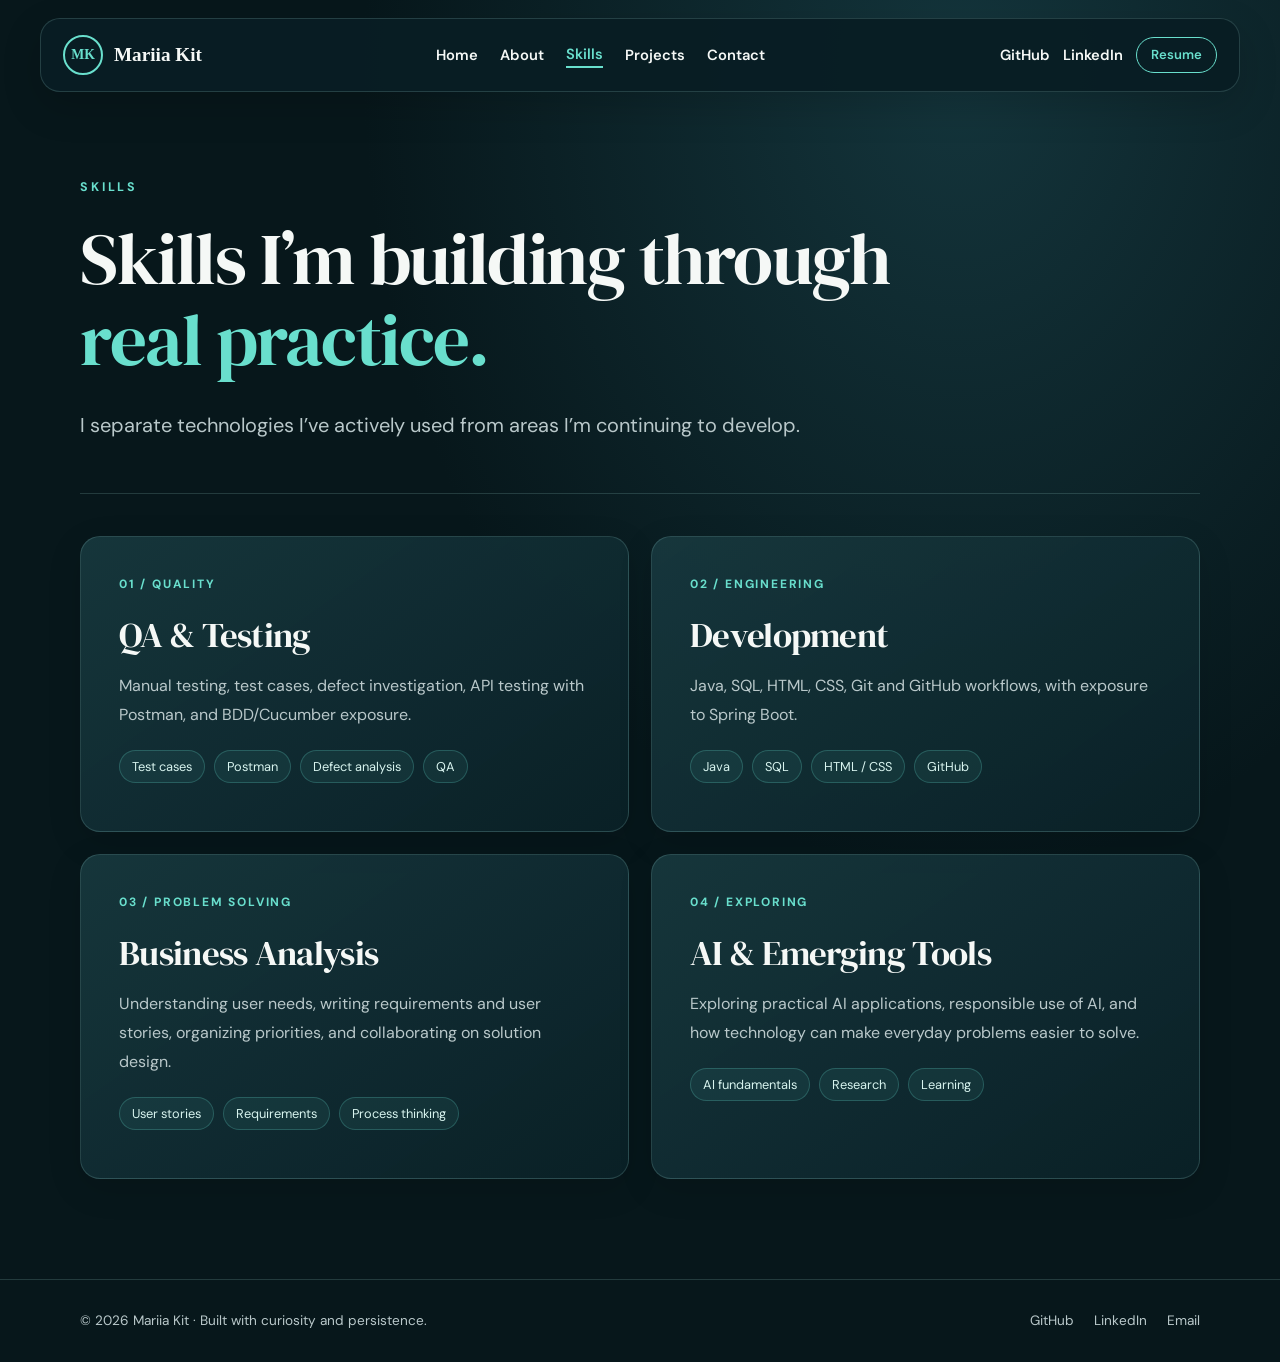
<file: skills.html>
<!DOCTYPE html>
<html lang="en">

<head>
  <meta charset="UTF-8">
  <meta name="viewport" content="width=device-width,initial-scale=1">
  <meta name="description" content="Mariia Kit — QA, business analysis, software development and AI portfolio">
  <title>Skills | Mariia Kit</title>
  <link rel="icon" href="favicon.svg" type="image/svg+xml">
  <meta property="og:title" content="Skills | Mariia Kit">
  <meta property="og:description" content="Mariia Kit — QA, business analysis, software development and AI portfolio">
  <meta property="og:type" content="website">
  <meta name="theme-color" content="#07171b">
  <link rel="stylesheet" href="styles.css">
</head>

<body data-page="Skills">
  <header class="site-header"><a class="brand" href="index.html"><span class="brand-mark">MK</span><span>Mariia
        Kit</span></a><button class="menu-toggle" type="button" aria-label="Toggle navigation"
      aria-expanded="false">☰</button>
    <nav class="main-nav" aria-label="Main navigation"><a data-page="Home" href="index.html">Home</a><a
        data-page="About" href="about.html">About</a><a data-page="Skills" href="skills.html">Skills</a><a
        data-page="Projects" href="projects.html">Projects</a><a data-page="Contact" href="contact.html">Contact</a>
    </nav>
    <div class="header-actions"><a href="https://github.com/mariiakit-official" target="_blank"
        rel="noopener noreferrer">GitHub</a><a href="https://www.linkedin.com/in/mariia-kit-profile" target="_blank"
        rel="noopener noreferrer">LinkedIn</a><a class="resume-link" href="resume.pdf" target="_blank"
        rel="noopener">Resume</a></div>
  </header>
  <main>
    <section class="page-intro container">
      <p class="eyebrow">SKILLS</p>
      <h1>Skills I’m building through <em>real practice.</em></h1>
      <p class="page-lead">I separate technologies I’ve actively used from areas I’m continuing to develop.</p>
    </section>
    <section class="container section-space compact">
      <div class="card-grid">
        <article class="card"><span class="card-number">01 / QUALITY</span>
          <h2>QA &amp; Testing</h2>
          <p>Manual testing, test cases, defect investigation, API testing with Postman, and BDD/Cucumber exposure.</p>
          <div class="tag-list"><span>Test cases</span><span>Postman</span><span>Defect analysis</span><span>QA</span>
          </div>
        </article>
        <article class="card"><span class="card-number">02 / ENGINEERING</span>
          <h2>Development</h2>
          <p>Java, SQL, HTML, CSS, Git and GitHub workflows, with exposure to Spring Boot.</p>
          <div class="tag-list"><span>Java</span><span>SQL</span><span>HTML / CSS</span><span>GitHub</span></div>
        </article>
        <article class="card"><span class="card-number">03 / PROBLEM SOLVING</span>
          <h2>Business Analysis</h2>
          <p>Understanding user needs, writing requirements and user stories, organizing priorities, and collaborating
            on solution design.</p>
          <div class="tag-list"><span>User stories</span><span>Requirements</span><span>Process thinking</span></div>
        </article>
        <article class="card"><span class="card-number">04 / EXPLORING</span>
          <h2>AI &amp; Emerging Tools</h2>
          <p>Exploring practical AI applications, responsible use of AI, and how technology can make everyday problems
            easier to solve.</p>
          <div class="tag-list"><span>AI fundamentals</span><span>Research</span><span>Learning</span></div>
        </article>
      </div>
    </section>
  </main>
  <footer class="site-footer">
    <div class="container footer-inner"><span>© 2026 Mariia Kit · Built with curiosity and persistence.</span>
      <div><a href="https://github.com/mariiakit-official">GitHub</a><a
          href="https://www.linkedin.com/in/mariia-kit-profile">LinkedIn</a><a href="mailto:mkit@icstars.org">Email</a>
      </div>
    </div>
  </footer>
  <script src="script.js"></script>
</body>

</html>
</file>
<file: styles.css>
@import url('https://fonts.googleapis.com/css2?family=DM+Sans:wght@400;500;600;700&family=DM+Serif+Display&display=swap');
:root{--bg:#07171b;--surface:#10252b;--text:#f5f8f6;--muted:#b9c8ca;--accent:#69dfcd;--border:rgba(158,220,214,.18)}
*{box-sizing:border-box}
html{scroll-behavior:smooth}
body{margin:0;min-height:100vh;background:radial-gradient(ellipse at 75% 5%,#14353c 0%,transparent 44%),var(--bg);color:var(--text);font-family:'DM Sans',Arial,sans-serif;font-size:16px;line-height:1.65}
a{color:inherit}
.container{width:min(1120px,calc(100% - 48px));margin-inline:auto}
.site-header{position:relative;z-index:30;display:flex;align-items:center;gap:24px;width:min(1200px,calc(100% - 32px));min-height:74px;margin:18px auto 0;padding:10px 22px;border:1px solid var(--border);border-radius:20px;background:rgba(9,30,36,.96);box-shadow:0 14px 38px rgba(0,0,0,.17)}
.brand{display:flex;align-items:center;gap:11px;text-decoration:none;font-family:Georgia,serif;font-size:1.2rem;font-weight:700;white-space:nowrap}
.brand-mark{width:40px;height:40px;border:2px solid var(--accent);border-radius:50%;display:grid;place-items:center;color:var(--accent);font-size:.86rem}
.main-nav{display:flex;align-items:center;justify-content:center;gap:22px;flex:1}
.main-nav a,.header-actions a{font-size:.92rem;text-decoration:none;font-weight:600;white-space:nowrap}
.main-nav a:hover,.main-nav a.active,.header-actions a:hover{color:var(--accent)}
.main-nav a.active{border-bottom:2px solid var(--accent)}
.header-actions{display:flex;align-items:center;gap:13px}
.header-actions .resume-link{white-space:nowrap;border:1px solid var(--accent);border-radius:99px;color:var(--accent);padding:6px 14px;font-size:.82rem;transition:background .2s,color .2s}
.header-actions .resume-link:hover{background:var(--accent);color:#07262b}
.menu-toggle{display:none;background:transparent;border:1px solid var(--border);color:white;padding:7px 12px;border-radius:9px;font-size:1.2rem}
h1,h2,h3,p{overflow-wrap:break-word}
h1,h2{font-family:'DM Serif Display',Georgia,serif;font-weight:400;line-height:1.12;letter-spacing:-.02em}
h1 em,h2 span,h1 span{color:var(--accent);font-style:normal}
.page-intro{padding-top:85px;padding-bottom:50px;border-bottom:1px solid var(--border)}
.eyebrow{font-size:.78rem;font-weight:700;letter-spacing:.23em;color:var(--accent);margin:0 0 20px}
.page-intro h1{font-size:clamp(2.8rem,5.7vw,5.5rem);max-width:920px;margin:0 0 26px}
.page-lead,.section-lead{color:var(--muted);font-size:clamp(1.04rem,1.7vw,1.25rem);max-width:780px;line-height:1.8;margin:0}
.section-space{padding-top:65px;padding-bottom:100px}
.section-space.compact{padding-top:42px}
.section-space>h2{font-size:clamp(2.4rem,4vw,3.8rem);max-width:750px;margin:0 0 18px}
.card-grid{display:grid;grid-template-columns:repeat(2,minmax(0,1fr));gap:22px}
.card{min-width:0;background:linear-gradient(145deg,rgba(24,57,63,.9),rgba(10,33,39,.94));border:1px solid var(--border);border-radius:20px;padding:clamp(24px,3.5vw,38px);box-shadow:0 10px 35px rgba(0,0,0,.12)}
.card-number{display:block;color:var(--accent);font-size:.75rem;letter-spacing:.15em;font-weight:700;margin-bottom:20px}
.card h2,.card h3{font-size:clamp(1.65rem,2.7vw,2.3rem);margin:0 0 16px;line-height:1.2}
.card p{color:var(--muted);margin:0 0 18px;line-height:1.8}
.card p:last-child{margin-bottom:0}
.card-link{text-decoration:none;transition:transform .2s,border-color .2s}
.card-link:hover{transform:translateY(-4px);border-color:var(--accent)}
.text-link{display:inline-block;color:var(--accent);font-weight:700;text-decoration:none;margin-top:14px}
.text-link:hover{text-decoration:underline}
.tag-list{display:flex;flex-wrap:wrap;gap:9px;margin:20px 0 10px}
.tag-list span{display:inline-block;padding:5px 12px;border-radius:99px;border:1px solid rgba(105,223,205,.23);background:rgba(105,223,205,.07);font-size:.8rem;color:#d8f4ef}
.project-stack{display:grid;gap:24px}
.project-card{padding:clamp(26px,4vw,45px)}
.project-card h2{font-size:clamp(2rem,3.5vw,3rem)}
.project-card p{max-width:900px}
.project-top{display:flex;justify-content:space-between;gap:12px;align-items:flex-start}
.status{border:1px solid var(--border);padding:4px 12px;border-radius:99px;font-size:.78rem;color:var(--muted)}
.project-cover{display:block;width:100%;height:auto;aspect-ratio:2/1;object-position:center 60%;object-fit:cover;border-radius:14px;border:1px solid var(--border);margin:6px 0 26px}
.project-links{display:flex;flex-wrap:wrap;gap:6px 26px}
.contact-grid{grid-template-columns:repeat(3,minmax(0,1fr))}
.contact-card{display:flex;flex-direction:column;align-items:flex-start}
.contact-card .text-link{margin-top:auto;overflow-wrap:anywhere}
.site-footer{border-top:1px solid var(--border);padding:30px 0;color:var(--muted);font-size:.85rem}
.footer-inner{display:flex;justify-content:space-between;gap:24px;flex-wrap:wrap}
.footer-inner>div{display:flex;gap:20px}
.footer-inner a{text-decoration:none}
.hero{position:relative;isolation:isolate;min-height:calc(100svh - 95px);overflow:hidden;display:flex;align-items:center;padding:90px max(6vw,32px);background:#0c1a2b;--owl-x:.72;--owl-y:.5;--owl-scale:1}
.hero::before{content:"";position:absolute;inset:0;z-index:2;pointer-events:none;background:linear-gradient(90deg,rgba(6,14,26,.86) 0%,rgba(6,14,26,.62) 34%,rgba(6,14,26,.18) 55%,rgba(6,14,26,0) 66%),linear-gradient(180deg,rgba(6,14,26,.35) 0%,rgba(6,14,26,0) 18%,rgba(6,14,26,0) 82%,rgba(6,14,26,.45) 100%)}
.hero-copy{position:relative;z-index:8;width:min(600px,50%)}
.hero h1{font-size:clamp(4rem,7.5vw,7.8rem);line-height:.9;margin:0 0 24px;text-shadow:0 2px 24px rgba(0,0,0,.35)}
.hero-lead{font-family:Georgia,serif;font-size:clamp(1.3rem,2.3vw,2rem);line-height:1.45;max-width:550px;text-shadow:0 1px 16px rgba(0,0,0,.4)}
.hero-actions{display:flex;flex-wrap:wrap;gap:12px;margin-top:28px}
.btn{display:inline-flex;align-items:center;justify-content:center;padding:13px 24px;border-radius:99px;text-decoration:none;font-weight:700}
.btn.primary{background:var(--accent);color:#07262b}
.btn.secondary{border:1px solid var(--accent);color:var(--text);background:rgba(4,22,26,.5)}
.btn:focus-visible,.main-nav a:focus-visible,.header-actions a:focus-visible,.card-link:focus-visible{outline:2px solid var(--accent);outline-offset:3px}
.hero-sub{color:#dfe8ee;font-size:.78rem;letter-spacing:.09em;margin-top:25px}

/* Winter owl stage: the artwork's own 1672x941 shape, sized by script.js to cover the hero,
   so every layer lines up exactly. Background, owl and patches are separate images. */
.owl-stage{position:absolute;inset:0;pointer-events:none;user-select:none}
.owl-part{position:absolute;inset:0;width:100%;height:100%;display:block}
.owl-bg{z-index:1}
.owl-video{z-index:1;object-fit:fill;opacity:0;background:transparent}
.owl-video.playing{opacity:1}
.owl-figure{position:absolute;inset:0;z-index:1;transition:opacity .6s ease;transform:scale(var(--owl-scale));transform-origin:71.53% 78.3%}
.owl-turn,.owl-blink{opacity:0;will-change:opacity}
.owl-turn{transition:opacity .22s ease}
.owl-turn.on{opacity:1}
.owl-blink.on{opacity:1}
.owl-intro .owl-figure{opacity:0}
.flyer{position:absolute;inset:0;z-index:4;pointer-events:none}
.flyer img{position:absolute;left:0;top:0;opacity:0;transform-origin:0 0;will-change:transform,opacity}
/* About page layout (base rules for the classes already used in about.html) */
.about-intro{display:grid;grid-template-columns:200px minmax(0,1fr);gap:clamp(28px,5vw,60px);align-items:center}
.about-photo{width:200px;aspect-ratio:1;border-radius:50%;border:2px solid var(--accent);display:grid;place-items:center;background:var(--surface);font-family:'DM Serif Display',Georgia,serif;font-size:3.2rem;color:var(--accent);overflow:hidden}
.about-photo img{width:100%;height:100%;object-fit:cover;display:block}
.hobbies>h2 span{color:var(--accent)}
.hobby-grid{display:grid;grid-template-columns:repeat(2,minmax(0,1fr));gap:22px;margin-top:34px;align-items:start}
.hobby-icon{width:34px;height:34px;color:var(--accent);margin-bottom:16px}
.hobby-card h3{font-size:clamp(1.4rem,2.2vw,1.8rem);margin-bottom:12px}
/* Photo strip inside the Walking (Morton Arboretum) and Nature (Fort Sheridan) hobby cards */
.hobby-photos{display:grid;grid-template-columns:repeat(auto-fit,minmax(85px,1fr));gap:10px;margin-top:20px}
.hobby-photos img{display:block;width:100%;aspect-ratio:4/3;object-fit:cover;border-radius:12px;border:1px solid var(--border)}
.section-lead+.card-grid{margin-top:26px}
.page-intro .text-link{display:inline-block;margin-top:24px}
.section-title{font-size:clamp(1.8rem,3.2vw,2.6rem);margin:0 0 14px;line-height:1.15}
.lesson-grid{display:grid;grid-template-columns:repeat(auto-fill,minmax(260px,1fr));gap:22px;margin-top:26px}
.lesson-card h3{font-size:clamp(1.3rem,2vw,1.6rem)}
.photo-gallery{display:grid;grid-template-columns:repeat(4,minmax(0,1fr));gap:14px;margin-top:26px}
.photo-gallery img{display:block;width:100%;height:100%;aspect-ratio:4/3;object-fit:cover;border-radius:14px;border:1px solid var(--border)}
.photo-gallery img:first-child{grid-column:span 2;grid-row:span 2}
@media(max-width:700px){.photo-gallery{grid-template-columns:repeat(2,minmax(0,1fr))}.photo-gallery img:first-child{grid-row:auto}}
.reflection-card blockquote{margin:8px 0 26px;padding-left:20px;border-left:3px solid var(--accent);color:var(--text);font-size:clamp(1.2rem,2vw,1.5rem);line-height:1.5;font-style:italic}
@media(max-width:1050px){.hobby-grid{grid-template-columns:repeat(2,minmax(0,1fr))}.site-header{flex-wrap:wrap}.main-nav{order:3;flex-basis:100%;justify-content:center}.contact-grid{grid-template-columns:repeat(2,minmax(0,1fr))}}
@media(max-width:700px){.about-intro{grid-template-columns:1fr;justify-items:start}.about-photo{width:160px}.hobby-grid{grid-template-columns:1fr}.site-header{justify-content:space-between}.menu-toggle{display:block}.main-nav{display:none;order:3;flex-basis:100%;flex-direction:column;align-items:stretch;gap:0}.main-nav.open{display:flex}.main-nav a{padding:9px}.header-actions{display:none}.page-intro{padding-top:55px;padding-bottom:36px}.card-grid,.contact-grid{grid-template-columns:1fr}.section-space{padding-top:35px;padding-bottom:65px}.hero{flex-direction:column;align-items:stretch;min-height:0;padding:40px 24px min(80vw,460px);--owl-x:.62;--owl-y:.5;--owl-scale:1}.hero::before{top:var(--frame-top,0px)}.hero::before{background:linear-gradient(180deg,#0c1a2b 0%,rgba(12,26,43,0) 22%)}.hero-copy{width:100%}.hero h1{font-size:clamp(3.5rem,14vw,5.8rem)}.hero-lead{max-width:420px}}
@media(min-width:701px) and (max-width:1050px) and (orientation:portrait){.hero{flex-direction:column;align-items:stretch;min-height:0;padding:56px 48px min(70vw,620px);--owl-x:.62;--owl-y:.5;--owl-scale:1}.hero::before{top:var(--frame-top,0px);background:linear-gradient(180deg,#0c1a2b 0%,rgba(12,26,43,0) 22%)}.hero-copy{width:100%}}
@media(prefers-reduced-motion:reduce){*,*::before,*::after{scroll-behavior:auto!important;animation:none!important;transition:none!important}}
</file>
